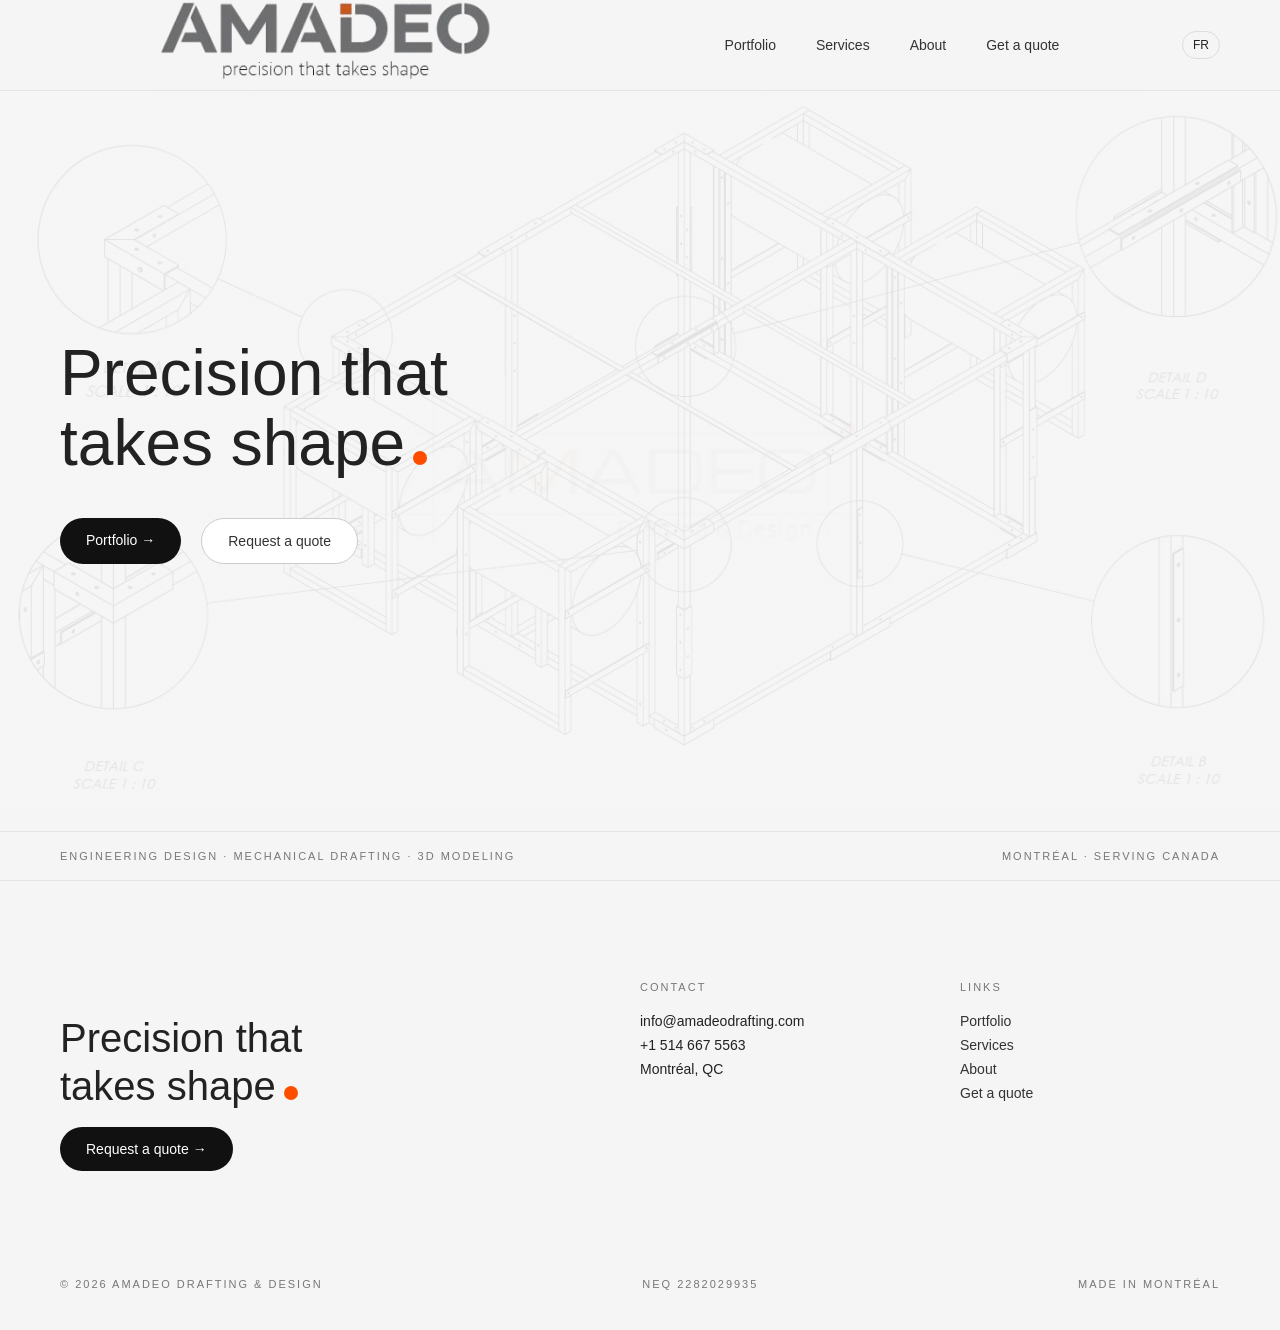
<file: index.html>
<!DOCTYPE html>
<html lang="en">

<head>

<meta charset="UTF-8">
<meta name="viewport" content="width=device-width, initial-scale=1.0">

<title>Amadeo Drafting & Design</title>

<link rel="stylesheet" href="style.css">

</head>

<body>

<!-- NAVBAR -->

<div id="navbar"></div>

<!-- HERO -->

<section class="hero">

<div class="hero-content">

<h1>
<span data-key="hero_line1">Precision that</span><br>
<span data-key="hero_line2">takes shape</span><span class="dot"></span>
</h1>

<div class="buttons">

<a href="portfolio.html" class="btn-dark" data-key="portfolio_btn">
Portfolio →
</a>

<a href="quote.html" class="btn-light" data-key="quote_btn">
Request a quote
</a>

</div>

</div>

</section>

<div id="footer"></div>

<script>

fetch("navbar.html")
.then(response => response.text())
.then(data => {

  document.getElementById("navbar").innerHTML = data;

  let lang = localStorage.getItem("lang") || "en";

  const translations = {
    en: {
      bottom_text_1: "ENGINEERING DESIGN · MECHANICAL DRAFTING · 3D MODELING",
      bottom_text_2: "MONTRÉAL · SERVING CANADA",
      footer_line1: "Precision that",
      footer_line2: "takes shape",
      footer_quote: "Request a quote →",
      contact: "CONTACT",
      links: "LINKS",
      made_in: "MADE IN MONTRÉAL",
      hero_line1: "Precision that",
      hero_line2: "takes shape",
      portfolio_btn: "Portfolio →",
      quote_btn: "Request a quote"
      
    },
    fr: {
      bottom_text_1: "CONCEPTION MÉCANIQUE · DESSIN TECHNIQUE · MODÉLISATION 3D",
      bottom_text_2: "MONTRÉAL · AU SERVICE DU CANADA",
      footer_line1: "La précision qui",
      footer_line2: "prend forme",
      footer_quote: "Demander un devis →",
      contact: "CONTACT",
      links: "LIENS",
      made_in: "FAIT À MONTRÉAL",
      hero_line1: "La précision qui",
      hero_line2: "prend forme",
      portfolio_btn: "Portfolio →",
      quote_btn: "Demander un devis"
    }
  };

  function applyLanguage(){
    document.querySelectorAll("[data-key]").forEach(el=>{
      const key = el.getAttribute("data-key");
      if(translations[lang][key]){
        el.innerText = translations[lang][key];
      }
    });
  }

  applyLanguage();

const btn = document.getElementById("lang-switch");

setTimeout(()=>{

  const btn = document.getElementById("lang-switch");

  if(btn){
    btn.innerText = lang === "en" ? "FR" : "EN";

    btn.onclick = function(){
      lang = lang === "en" ? "fr" : "en";
      localStorage.setItem("lang", lang);

      applyLanguage();

      // actualizar texto del botón
      btn.innerText = lang === "en" ? "FR" : "EN";
    };
  }

},100);  


  /* MENU HAMBURGUESA */
  const toggle = document.querySelector(".menu-toggle");
  const mobileMenu = document.getElementById("mobileMenu");

  let abierto = false;

  if(toggle && mobileMenu){
    toggle.addEventListener("click", function(){
      if(window.innerWidth <= 768){
        mobileMenu.style.display = abierto ? "none" : "flex";
        abierto = !abierto;
      }
    });
  }

  const links = document.querySelectorAll(".menu a");

  let current = window.location.pathname.split("/").pop();

  if(current === "" || current === "/"){
    current = "index.html";
  }

  links.forEach(link => {
    if(link.getAttribute("href") === current){
      link.classList.add("active");
    }
  });

});

fetch("footer.html")
.then(response => response.text())
.then(data => {
  document.getElementById("footer").innerHTML = data;

  // 🔥 aplicar idioma también al footer
  if(typeof applyLanguage === "function"){
    applyLanguage();
  }
});

</script>
  
</body>

</html>
</file>
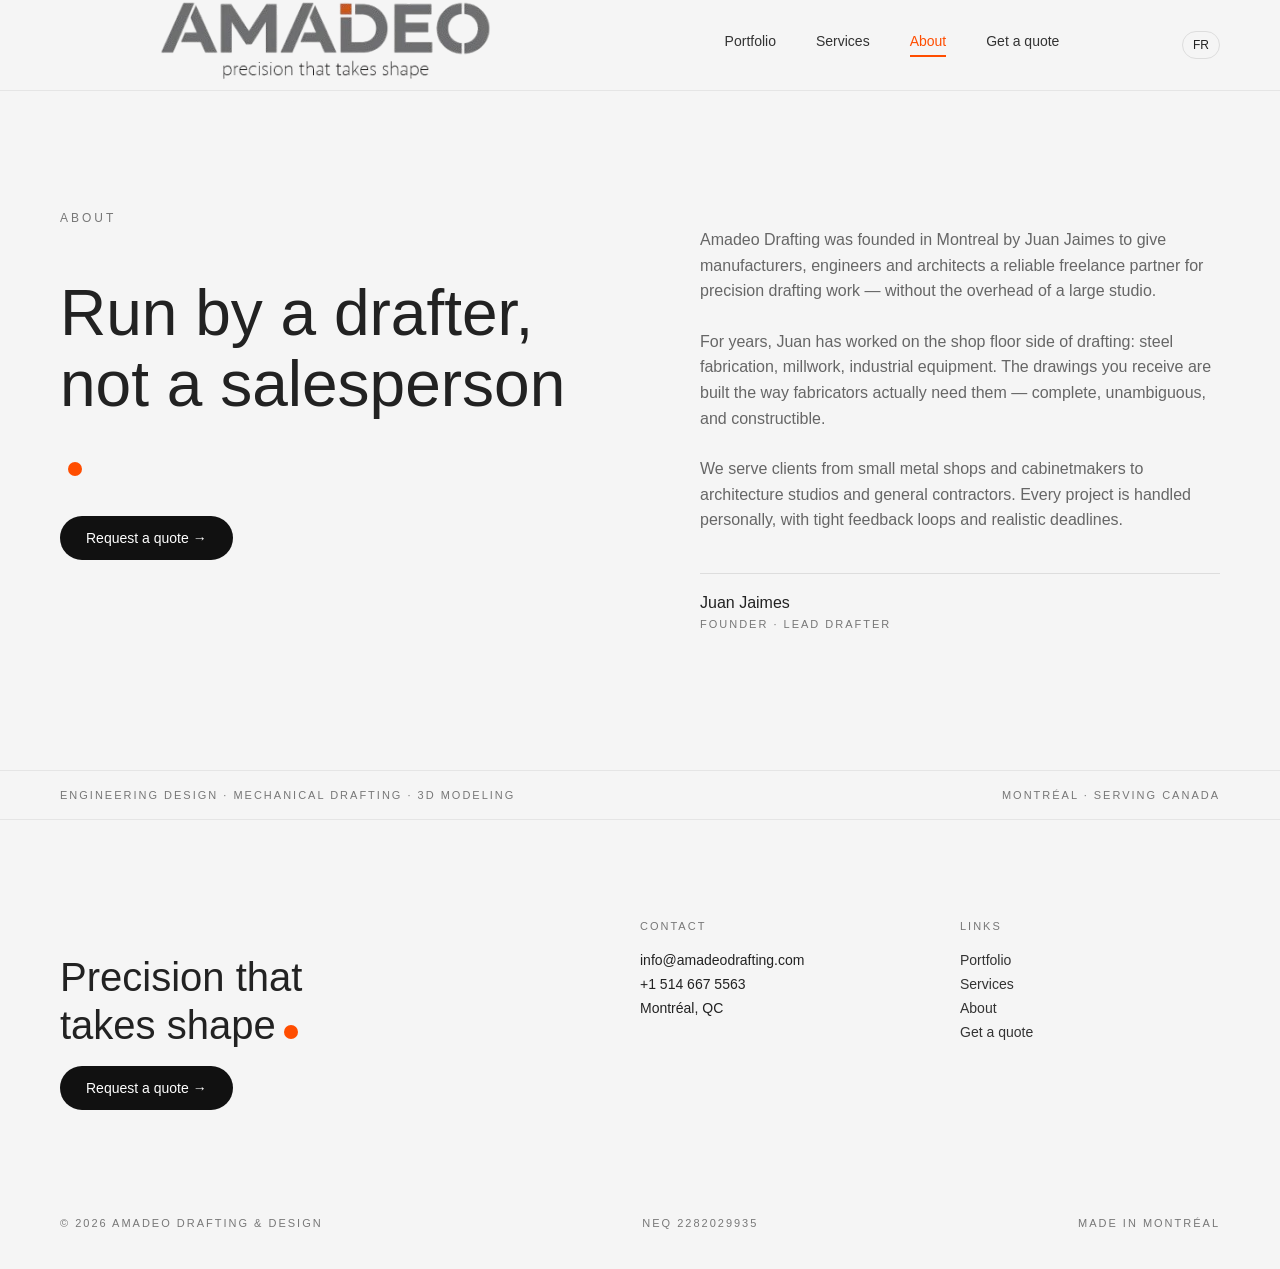
<file: about.html>
<!DOCTYPE html>
<html lang="en">

<head>

<meta charset="UTF-8">
<meta name="viewport" content="width=device-width, initial-scale=1.0">

<title>About | Amadeo Drafting & Design</title>

<link rel="stylesheet" href="style.css">

</head>

<body>

<!-- NAVBAR -->

<div id="navbar"></div>

<!-- ABOUT SECTION -->

<section class="about-section">

<div class="about-grid">

<div class="about-left">

<div class="small-title" data-key="about">
ABOUT
</div>

<h1>
<span data-key="about_title_1">Run by a drafter,</span><br>
<span data-key="about_title_2">not a salesperson</span><span class="dot"></span>
</h1>

<a href="quote.html" class="btn-dark" data-key="quote">
Request a quote →
</a>

</div>


<div class="about-right">

<p class="about-text" data-key="about_p1">
Amadeo Drafting was founded in Montreal by Juan Jaimes to give manufacturers, engineers and architects a reliable freelance partner for precision drafting work — without the overhead of a large studio.
</p>

<p class="about-text" data-key="about_p2">
For years, Juan has worked on the shop floor side of drafting: steel fabrication, millwork, industrial equipment. The drawings you receive are built the way fabricators actually need them — complete, unambiguous, and constructible.
</p>

<p class="about-text" data-key="about_p3">
We serve clients from small metal shops and cabinetmakers to architecture studios and general contractors. Every project is handled personally, with tight feedback loops and realistic deadlines.
</p>

<div class="about-signature">

<div class="about-name">
Juan Jaimes
</div>

<div class="about-role" data-key="founder">
FOUNDER · LEAD DRAFTER
</div>

</div>

</div>

</div>

</section>

<!-- FOOTER -->

<div id="footer"></div>

<script>

fetch("navbar.html")
.then(response => response.text())
.then(data => {

document.getElementById("navbar").innerHTML = data;

const links = document.querySelectorAll(".menu a");
let current = window.location.pathname.split("/").pop();

if(current === ""){
current = "index.html";
}

links.forEach(link=>{
if(link.getAttribute("href") === current){
link.classList.add("active");
}
});

/* ---------- TRADUCCIÓN ---------- */

let lang = localStorage.getItem("lang") || "en";

const translations = {

en:{
bottom_text_1: "ENGINEERING DESIGN · MECHANICAL DRAFTING · 3D MODELING",
bottom_text_2: "MONTRÉAL · SERVING CANADA",
footer_line1: "Precision that",
footer_line2: "takes shape",
footer_quote: "Request a quote →",
contact: "CONTACT",
links: "LINKS",
made_in: "MADE IN MONTRÉAL",
about:"ABOUT",
about_title_1:"Run by a drafter,",
about_title_2:"not a salesperson",

about_p1:"Amadeo Drafting was founded in Montreal by Juan Jaimes to give manufacturers, engineers and architects a reliable freelance partner for precision drafting work — without the overhead of a large studio.",

about_p2:"For years, Juan has worked on the shop floor side of drafting: steel fabrication, millwork, industrial equipment. The drawings you receive are built the way fabricators actually need them — complete, unambiguous, and constructible.",

about_p3:"We serve clients from small metal shops and cabinetmakers to architecture studios and general contractors. Every project is handled personally, with tight feedback loops and realistic deadlines.",

founder:"FOUNDER · LEAD DRAFTER",
quote:"Request a quote →"
},

fr:{
bottom_text_1: "CONCEPTION MÉCANIQUE · DESSIN TECHNIQUE · MODÉLISATION 3D",
bottom_text_2: "MONTRÉAL · AU SERVICE DU CANADA",
footer_line1: "La précision qui",
footer_line2: "prend forme",
footer_quote: "Demander un devis →",
contact: "CONTACT",
links: "LIENS",
made_in: "FAIT À MONTRÉAL",
about:"À PROPOS",

about_title_1:"Dirigé par un dessinateur,",
about_title_2:"pas par un vendeur",

about_p1:"Amadeo Drafting a été fondé à Montréal par Juan Jaimes pour offrir aux fabricants, ingénieurs et architectes un partenaire fiable en dessin technique — sans les coûts d'un grand studio.",

about_p2:"Depuis des années, Juan travaille du côté atelier du dessin technique : fabrication d'acier, menuiserie et équipements industriels. Les dessins livrés sont conçus exactement comme les fabricants en ont besoin.",

about_p3:"Nous servons des clients allant de petits ateliers métalliques et ébénistes à des bureaux d’architecture et entrepreneurs généraux.",

founder:"FONDATEUR · DESSINATEUR PRINCIPAL",
quote:"Demander un devis →"
}

};

function applyLanguage(){

document.querySelectorAll("[data-key]").forEach(el=>{

const key = el.getAttribute("data-key");

if(translations[lang][key]){
el.innerText = translations[lang][key];
}

});

const btn = document.getElementById("lang-switch");

if(btn){

btn.innerText = lang === "en" ? "FR" : "EN";

btn.onclick=function(){

lang = lang === "en" ? "fr" : "en";

localStorage.setItem("lang",lang);

applyLanguage();

};

}

}

applyLanguage();

});

fetch("footer.html")
.then(response => response.text())
.then(data => {
  document.getElementById("footer").innerHTML = data;

  // 🔥 traducir footer
  if(typeof applyLanguage === "function"){
    applyLanguage();
  }
});

</script>

<script>
document.addEventListener("click", function(e){

  const menu = document.querySelector(".mobile-menu");

  // abrir / cerrar menú
  if(e.target.closest(".menu-toggle")){
    if(menu){
      menu.style.display = (menu.style.display === "flex") ? "none" : "flex";
    }
  }

  // cerrar al hacer click en link
  if(e.target.closest(".mobile-menu a")){
    if(menu){
      menu.style.display = "none";
    }
  }

});
</script>
  
</body>
</html>
</file>
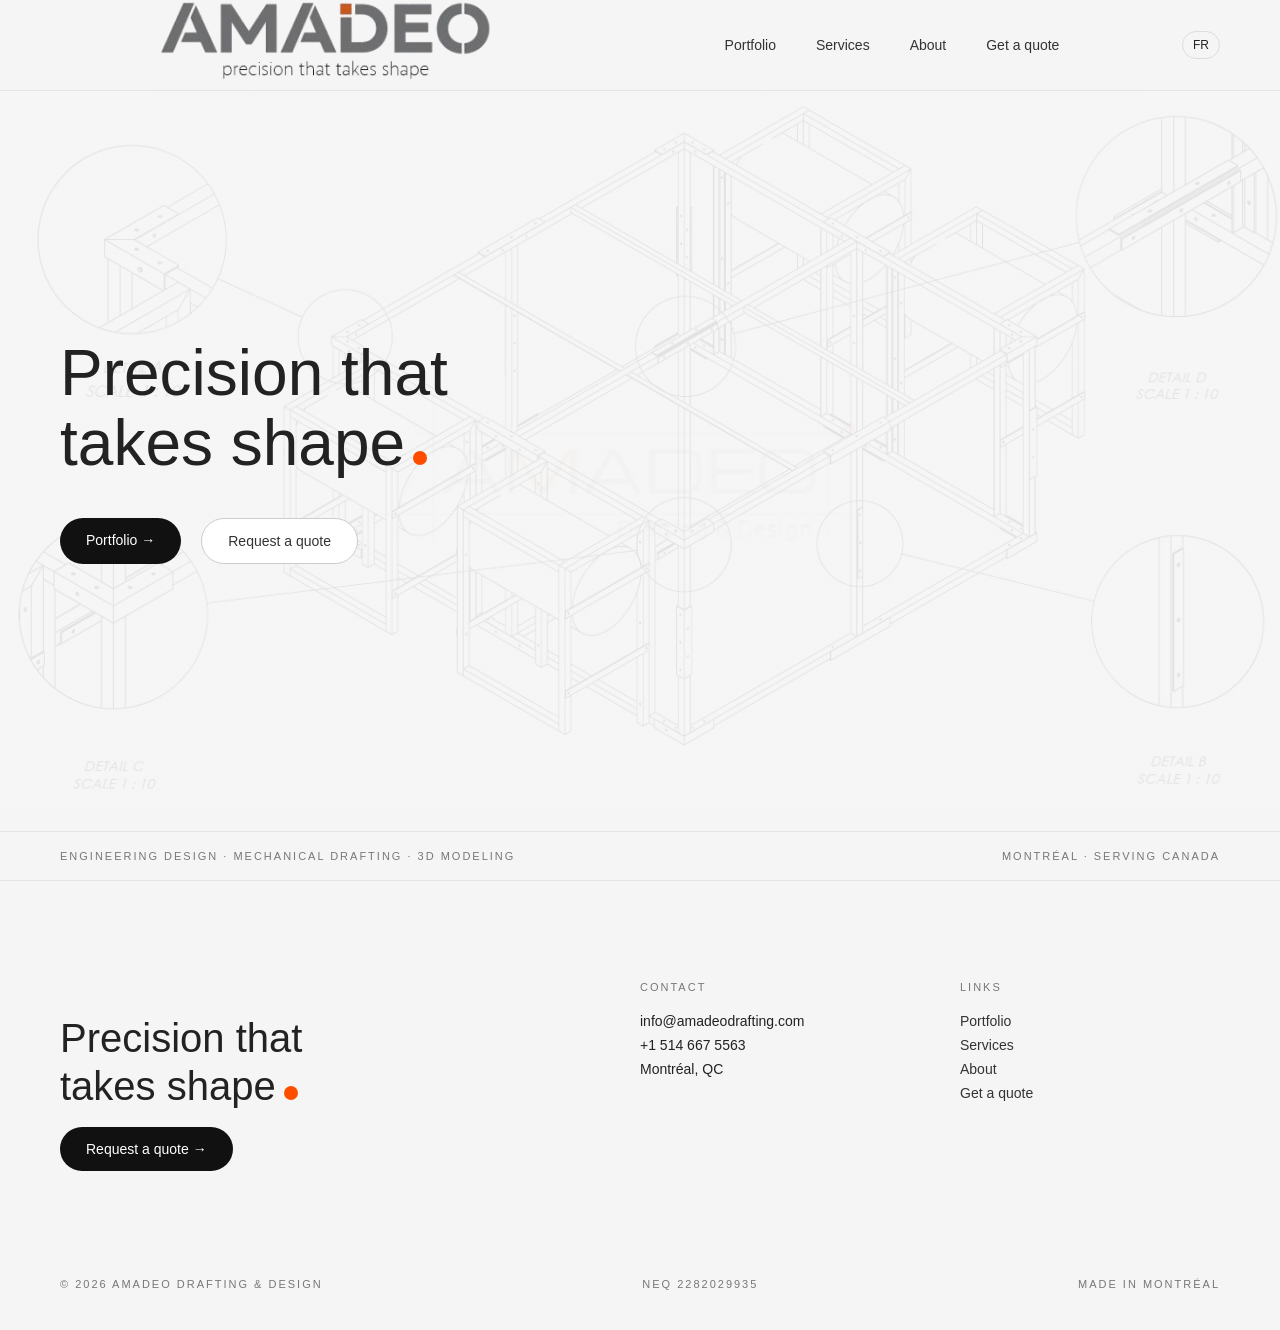
<file: index-v1.html>
<!DOCTYPE html>
<html lang="en">

<head>

<meta charset="UTF-8">
<meta name="viewport" content="width=device-width, initial-scale=1.0">

<title>Amadeo Drafting & Design</title>

<link rel="stylesheet" href="style.css">

</head>

<body>

<!-- NAVBAR -->

<div id="navbar"></div>

<!-- HERO -->

<section class="hero">

<div class="hero-content">

<h1>
Precision that<br>
takes shape<span class="dot"></span>
</h1>

<div class="buttons">

<a href="portfolio.html" class="btn-dark">
Portfolio →
</a>

<a href="#" class="btn-light">
Request a quote
</a>

</div>

</div>

</section>

<div id="footer"></div>

<script>

fetch("navbar.html")
.then(response => response.text())
.then(data => {

document.getElementById("navbar").innerHTML = data;

const links = document.querySelectorAll(".menu a");

let current = window.location.pathname.split("/").pop();

if(current === "" || current === "/"){
current = "index.html";
}

links.forEach(link => {

const href = link.getAttribute("href");

if(href === current){
link.classList.add("active");
}

});

});

fetch("footer.html")
.then(response => response.text())
.then(data => {
document.getElementById("footer").innerHTML = data;
});

</script>
  
</body>

</html>
</file>
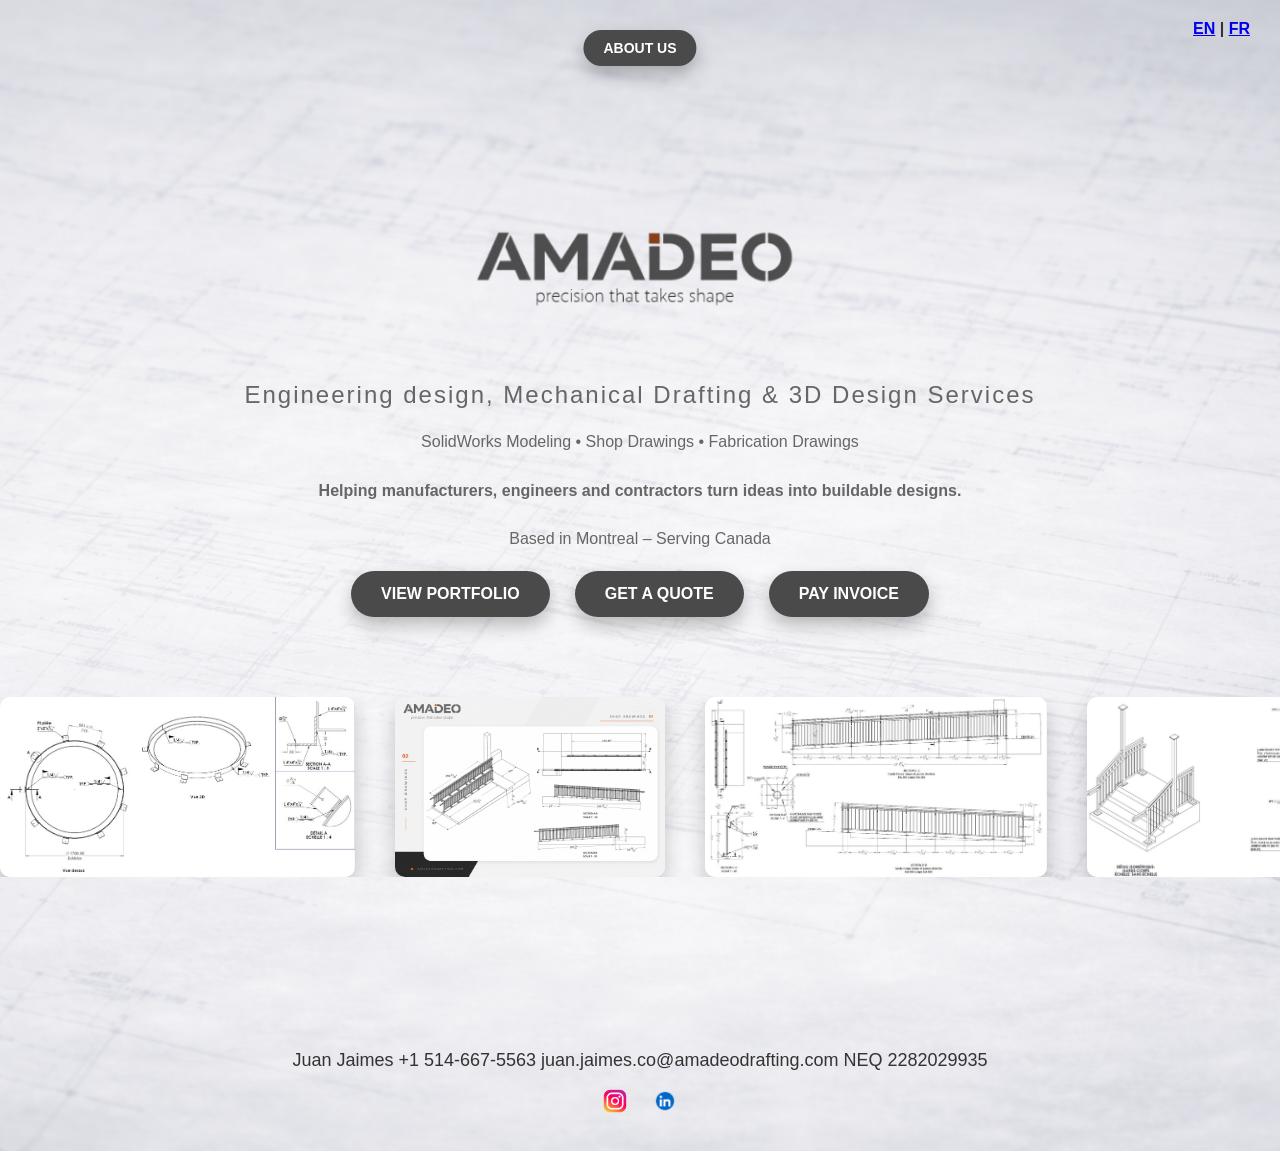
<file: index1.html>
<!DOCTYPE html>
<html lang="en">
<head>

<meta charset="UTF-8">
<meta name="viewport" content="width=device-width, initial-scale=1.0">

<!-- Google tag (gtag.js) -->
<script async src="https://www.googletagmanager.com/gtag/js?id=G-JS31NWX9C0"></script>
<script>
window.dataLayer = window.dataLayer || [];
function gtag(){dataLayer.push(arguments);}
gtag('js', new Date());
gtag('config', 'G-JS31NWX9C0');
</script>

<title>Amadeo Drafting & Design | Shop Drawings & 3D Modeling Montreal</title>

<meta name="description" content="Professional shop drawings, SolidWorks 3D modeling and mechanical drafting services in Montreal. Supporting engineers, manufacturers and construction companies across Canada.">
<meta name="keywords" content="Amadeo Drafting, Engineering Design, Shop Drawings, 3D Modeling, Structural Drafting, Fabrication Drawings">
<meta name="author" content="Juan Jaimes">
<meta property="og:title" content="Amadeo Drafting & Design">
<meta property="og:description" content="Shop Drawings, 3D Modeling and Engineering Support.">
<meta property="og:image" content="Logo.png">
<meta property="og:url" content="https://www.amadeodrafting.com"> 

<link rel="icon" type="image/png" sizes="32x32" href="favicon-32x32.png">

<style>

/* MOBILE */

@media (max-width:768px){

/* ABOUT BUTTON MOBILE */

.about-mobile{
position:absolute;
top:40px;
left:50%;
transform:translateX(-50%);
background:#4a4a4a;
color:white;
padding:8px 16px;
border-radius:25px;
font-size:13px;
text-decoration:none;
font-weight:bold;
z-index:10;
box-shadow:0 8px 18px rgba(0,0,0,0.25);
}

.about-mobile:hover{
background:#f39c12;
}

/* PREVENT HORIZONTAL SCROLL */

html, body{
overflow-x:hidden;
width:100%;
}

/* BODY SPACING */

body{
padding:0;
}

/* HERO SECTION */
 
.hero{
height:auto !important;
min-height:auto !important;
margin-top:-50px;
padding-top:10px;
overflow:hidden;
padding-left:20px;
padding-right:20px;
}

.logo{
width:170px;
margin-top:-60px;
}

.hero h1{
font-size:20px;
letter-spacing:1px;
margin:0 0 10px 0;
line-height:1.4;
transform:translateY(-40px);
}

.hero p{
font-size:13px;
transform:translateY(-40px);
}

.hero p:first-of-type{
white-space:nowrap;
}

.hero p:first-of-type{
font-size:13px;
white-space:nowrap;
}

/* BUTTONS */

.buttons{
display:flex;
flex-direction:column;
gap:6px;
margin-top:20px;
transform:translateY(-40px);
}

.btn{
width:auto;
margin:0;
padding:6px 30px;
}

/* PROJECT CAROUSEL */

.projects-carousel{
margin-top:60px;
}

.carousel-track{
gap:20px;
}

.carousel-track img{
height:120px;
object-fit:cover;
}

/* PORTFOLIO MODAL */

.portfolio-modal{
display:flex;
justify-content:center;
align-items:center;
padding:20px 0 !important;
overflow-y:auto;
height:100vh;
}

/* PORTFOLIO BOX MOBILE FIX */

.portfolio-box{
width:94%;
max-width:94%;
margin:0 auto;
padding:10px;
box-sizing:border-box;
}

/* PORTFOLIO GRID */

.portfolio-grid{
display:grid;
grid-template-columns:1fr;
gap:20px;
width:100%;
margin-left:-10px;
}

/* PORTFOLIO CARD */

.portfolio-card{
display:flex;
flex-direction:column;
align-items:center;
text-align:center;
width:100%;
margin:0 auto;
padding:15px;
}
  
/* CHAT POSITION */

iframe[title="chat widget"]{
position:fixed !important;
top:100px !important;
right:20px !important;
bottom:auto !important;
}

div[id^="tawk"]{
top:100px !important;
right:20px !important;
bottom:auto !important;
}

.projects-carousel{
width:100%;
overflow:hidden;
margin-top:80px;
}

.carousel-track{
display:flex;
gap:20px;
width:max-content;
animation:scroll 20s linear infinite;
will-change:transform;
transform:translateZ(0);
}  

.portfolio-card img{
display:block;
margin:0 auto;
width:100%;
height:auto;
}
  
/* FIX POPUP CENTER MOBILE */

.form-popup{
margin:-20px auto;
padding:10px 12px 20px 12px;
max-width:260px;
width:85%;
}

.project-form input,
.project-form textarea,
.project-form select{
padding:8px;
font-size:13px;
}

.project-form textarea{
min-height:70px;
} 
 
.popup{
align-items:flex-start;
overflow-y:auto;
padding-top:10px;
}

#aboutPopup{
padding-top:70px;
}
 
.portfolio-card{
width:calc(100% - 40px);
margin:0 auto;
} 

.portfolio-modal .about-mobile{
display:none;
}

.about-mobile{
z-index:1;
}
  
}





  
/* GENERAL */

/* ABOUT BUTTON DESKTOP */

.about-mobile{
position:absolute;
top:30px;
left:50%;
transform:translateX(-50%);
background:#4a4a4a;
color:white;
padding:10px 20px;
border-radius:25px;
font-size:14px;
text-decoration:none;
font-weight:bold;
z-index:10;
box-shadow:0 8px 18px rgba(0,0,0,0.25);
}

.about-mobile:hover{
background:#f39c12;
}

body{
margin:0;
font-family:Arial, sans-serif;
text-align:center;
color:#333;

background:
linear-gradient(rgba(255,255,255,0.45), rgba(255,255,255,0.45)),
url("Fondo.png");

background-size:cover;
background-position:center;
background-attachment:scroll;
}

/* HERO */

.hero{
height:100vh;
display:flex;
flex-direction:column;
align-items:center;
padding-top:60px;
}

/* LOGO */

.logo{
width:520px;
margin-bottom:-20px;
filter:brightness(0.7);
}

/* TITLE */

.hero h1{
font-size:24px;
letter-spacing:2px;
margin:-100px 0 6px 0;
font-weight:500;
color:#666;
}

/* SUBTITLE */

.hero p{
font-size:16px;
color:#666;
margin-bottom:10px;
line-height:1.4;
}

/* BUTTONS */

.buttons{
display:flex;
gap:25px;
margin-top:10px;
}

.btn{
background:#4a4a4a;
color:white;
padding:14px 30px;
border-radius:30px;
text-decoration:none;
font-weight:bold;
transition:all 0.3s ease;
box-shadow:0 8px 18px rgba(0,0,0,0.25);
border:none;
cursor:pointer;
}

.btn:hover{
background:#f39c12;
transform:translateY(-4px);
}

/* IMAGE BAND */

.projects-carousel{
width:100%;
overflow:hidden;
margin-top:80px;
}

.carousel-track{
display:flex;
gap:40px;
width:max-content;
animation:scroll 60s linear infinite;
}

.carousel-track img{
height:180px;
border-radius:10px;
box-shadow:0 10px 20px rgba(0,0,0,0.2);
}

@keyframes scroll{
from{transform:translateX(0);}
to{transform:translateX(-50%);}
}

/* CONTACT */

.contact{
background:transparent;
color:#333;
padding:30px;
font-size:18px;
margin-top:60px;
}

.social{
margin-top:15px;
display:flex;
justify-content:center;
align-items:center;
gap:20px;
}

.social img{
width:30px;
height:30px;
transition:0.3s;
}

.social img:hover{
transform:scale(1.2);
filter:sepia(1) saturate(5) hue-rotate(350deg);
}
  
/* POPUPS */

.popup{
display:none;
position:fixed;
top:0;
left:0;
width:100%;
height:100%;
background:rgba(0,0,0,0.7);
justify-content:center;
align-items:center;
z-index:5000;
animation:fadeIn 0.4s;
}


.popup-image{
max-width:75vw;
max-height:85vh;
border-radius:20px;
box-shadow:0 20px 50px rgba(0,0,0,0.5);
display:block;
}

.image-container{
position:relative;
display:inline-block;
}

.image-container .close{
position:absolute;
top:10px;
right:10px;
color:white;
font-size:30px;
}

.close{
position:absolute;
top:22px;
right:22px;
font-size:34px;
color:#555;
cursor:pointer;
z-index:5000;
font-weight:bold;
}

.close:hover{
color:#f39c12;
transform:scale(1.2);
transition:0.2s;
}  

/* FORM POPUP */

.form-popup{
background:white;
backdrop-filter:blur(8px);
padding:70px 40px 40px 40px;
border-radius:20px;
max-width:500px;
width:85%;
margin:40px auto;
box-shadow:0 30px 60px rgba(0,0,0,0.4);
position:relative;
}

 .form-popup h2{
margin-top:10px;
margin-bottom:25px;
}
  
.form-popup{
animation:fadeIn 0.4s;
}
  
.project-form{
display:flex;
flex-direction:column;
gap:10px;
margin-top:10px;
}

.project-form input,
.project-form textarea,
.project-form select{
padding:14px;
border-radius:10px;
border:1px solid #ccc;
font-size:14px;
font-family:Arial, sans-serif;
}

.project-form textarea{
min-height:130px;
resize:vertical;
}

.close{
top:12px;
right:12px;
}

  /* FORM POPUP */

.portfolio-box{
background:white;
padding:40px;
border-radius:20px;
max-width:1100px;
margin:auto;
position:relative;
box-shadow:0 30px 60px rgba(0,0,0,0.4);
}

.portfolio-box h2{
color:#333;
margin-bottom:30px;
}
  
.portfolio-modal{
display:none;
position:fixed;
top:0;
left:0;
width:100%;
height:100%;
background:rgba(0,0,0,0.8);
z-index:3000;
overflow:auto;
padding:80px 20px;
flex-direction:column;
align-items:center;
}

.portfolio-grid{
display:grid;
grid-template-columns:repeat(auto-fit,minmax(250px,1fr));
gap:30px;
max-width:1100px;
margin:auto;
}

.portfolio-card{
background:white;
border-radius:15px;
padding:20px;
text-align:center;
}

.portfolio-card:hover{
transform:translateY(-8px);
box-shadow:0 20px 40px rgba(0,0,0,0.3);
transition:0.3s;
}
  
.portfolio-card img{
width:100%;
border-radius:10px;
cursor:pointer;
}

.portfolio-modal h2{
color:white;
text-align:center;
margin-bottom:40px;
font-size:32px;
}

.portfolio-modal{
animation:fadeIn 0.4s;
}

@keyframes fadeIn{
from{opacity:0;}
to{opacity:1;}
}
  
</style>

</head>

<body>

<div style="position:absolute; top:20px; right:30px; font-weight:bold;">
<a href="index.html">EN</a> | <a href="index-fr.html">FR</a>
</div>
 
<a href="javascript:void(0)" class="about-mobile" onclick="openAbout()">ABOUT US</a>

<section class="hero">
<img src="Logo.png" class="logo">

<h1>Engineering design, Mechanical Drafting & 3D Design Services</h1>

<p>SolidWorks Modeling • Shop Drawings • Fabrication Drawings</p>
<p><b>Helping manufacturers, engineers and contractors turn ideas into buildable designs.</b></p>
<p>Based in Montreal – Serving Canada</p>

<div class="buttons">

<a href="javascript:void(0)" class="btn" onclick="openPortfolio()">VIEW PORTFOLIO</a>
  
<a href="javascript:void(0)" class="btn" onclick="openProject()">GET A QUOTE</a>

<a href="https://buy.stripe.com/dRm4gz8rTb2213o6Yk04804" class="btn">
PAY INVOICE
</a>

</div>

<!-- MOVING IMAGE BAND -->

<div class="projects-carousel">

<div class="carousel-track">

<img src="project1.jpg">
<img src="project2.jpg">
<img src="project3.jpg">
<img src="project4.jpg">
<img src="project5.jpg">
<img src="project6.jpg">
<img src="project7.jpg">
<img src="project8.jpg">
<img src="project9.jpg">
<img src="project10.jpg">
<img src="project11.jpg">
<img src="project12.jpg">
<img src="project13.jpg">
<img src="project14.jpg">

<img src="project1.jpg">
<img src="project2.jpg">
<img src="project3.jpg">
<img src="project4.jpg">
<img src="project5.jpg">
<img src="project6.jpg">
<img src="project7.jpg">
<img src="project8.jpg">
<img src="project9.jpg">
<img src="project10.jpg">
<img src="project11.jpg">
<img src="project12.jpg">
<img src="project13.jpg">
<img src="project14.jpg">

</div>

</div>

</section>


<!-- ABOUT POPUP -->

<div id="aboutPopup" class="popup">

<div class="form-popup">

<span class="close" onclick="closeAbout()">×</span>

<h2>Amadeo Drafting & Design</h2>

<p style="line-height:1.6; text-align:justify; max-width:500px; margin:auto;">

Amadeo Drafting & Design provides professional <b>2D drafting, 3D modeling and rendering services</b> for engineers, architects, manufacturers and construction companies.

<br><br>

The company is led by <b>Juan Camilo Jaimes</b>, a Mechanical Engineering Technician based in Canada, with over <b>10 years of experience in structural steel design and product development</b>.

<br><br>

Juan specializes in <b>3D modeling, technical drafting and fabrication drawings</b>, including civil and architectural plans, structural steel detailing and product design. He also produces <b>high-quality 3D renderings</b> to help visualize projects before fabrication or construction.

<br><br>

Amadeo Drafting & Design helps transform ideas into <b>clear, precise and fabrication-ready drawings</b>, supporting engineers, fabricators and businesses throughout the design process.

</p>
</div>

</div>

<!-- PROJECT FORM -->

<div id="projectPopup" class="popup">

<div class="form-popup">

<span class="close" onclick="closeProject()">×</span>

<h2>Get a quote</h2>

<form action="https://formspree.io/f/mwvwngdo" method="POST" class="project-form">

<input type="text" name="name" placeholder="Your Name" required>

<input type="email" name="email" placeholder="Your Email" required>

<input type="text" name="company" placeholder="Company">

<select name="service" required>
<option value="">Type of Service</option>
<option>3D Modeling</option>
<option>Shop Drawings</option>
<option>Structural Drafting</option>
<option>Furniture & Millwork</option>
</select>

<textarea name="project" placeholder="Tell me about your project..." required></textarea>

<input type="text" name="files" placeholder="Paste your Google Drive / WeTransfer link here">

<button type="submit" class="btn">REQUEST</button>

</form>

</div>

</div>

</div>

<div class="contact">

Juan Jaimes  
+1 514-667-5563  
juan.jaimes.co@amadeodrafting.com
NEQ 2282029935

<div class="social">

<a href="https://www.instagram.com/amadeo_drafting_and_design?igsh=Mmc5OWphNHIyZTFq" target="_blank">
<img src="Instagram.png">
</a>

<a href="https://www.linkedin.com/in/amadeo-drafting-and-design/" target="_blank">
<img src="Linkedin.png">
</a>

</div>

</div>

<script>

function openPortfolio(){
document.getElementById("portfolioModal").style.display="flex";
}

function closePortfolio(){
document.getElementById("portfolioModal").style.display="none";
}

function openProject(){
document.getElementById("projectPopup").style.display="flex";
}

function closeProject(){
document.getElementById("projectPopup").style.display="none";
}

function openAbout(){
document.getElementById("aboutPopup").style.display="flex";
}

function closeAbout(){
document.getElementById("aboutPopup").style.display="none";
}
  
/* NUEVO CODIGO PARA AGRANDAR IMAGEN */

function openImage(src){

if(window.innerWidth <= 768){
return;
}

document.getElementById("imagePopup").style.display="flex";
document.getElementById("popupImg").src=src;

}

function closeImage(){
document.getElementById("imagePopup").style.display="none";
}
  
window.onclick=function(event){

let portfolio=document.getElementById("portfolioModal");
let project=document.getElementById("projectPopup");
let about=document.getElementById("aboutPopup");
let image=document.getElementById("imagePopup");

if(event.target==portfolio){portfolio.style.display="none";}
if(event.target==project){project.style.display="none";}
if(event.target==about){about.style.display="none";}
if(event.target==image){image.style.display="none";}

}

</script>

<!-- TAWK CHAT -->

<script type="text/javascript">
var Tawk_API=Tawk_API||{}, Tawk_LoadStart=new Date();
(function(){
var s1=document.createElement("script"),
s0=document.getElementsByTagName("script")[0];
s1.async=true;
s1.src='https://embed.tawk.to/69cf61f4c710b01c3973db07/1jl91d8r9';
s1.charset='UTF-8';
s1.setAttribute('crossorigin','*');
s0.parentNode.insertBefore(s1,s0);
})();
</script>

<div id="portfolioModal" class="portfolio-modal">

<div class="portfolio-box">

<span class="close" onclick="closePortfolio()">×</span>

<h2>Selected Work & Services</h2>

<div class="portfolio-grid">

<div class="portfolio-card">
<img src="solidworks-3d-modeling-metal-structure-design.png" onclick="openImage(this.src)">
<h3>3D Modeling</h3>
<p>SolidWorks modeling for products, structures and fabrication planning.</p>
</div>

<div class="portfolio-card">
<img src="shop-drawings-fabrication-plans.png" onclick="openImage(this.src)">
<h3>Shop Drawings</h3>
<p>Fabrication-ready technical drawings with dimensions and assembly details.</p>
</div>

<div class="portfolio-card">
<img src="structural-steel-drafting.png" onclick="openImage(this.src)">
<h3>Structural Drafting</h3>
<p>Drafting for platforms, stairs and industrial metal structures.</p>
</div>
  
<div class="portfolio-card">
<img src="furniture-millwork-shop-drawings.png" onclick="openImage(this.src)">
<h3>Furniture & Millwork</h3>
<p>Custom furniture and millwork drawings for manufacturing.</p>
</div>  
  
  
</div> <!-- portfolio-grid -->

</div> <!-- portfolio-box -->

</div> <!-- portfolioModal -->

<div id="imagePopup" class="popup">

<div class="image-container">

<span class="close" onclick="closeImage()">×</span>

<img id="popupImg" class="popup-image">

</div>

</div>
  
</body>
</html>
</file>
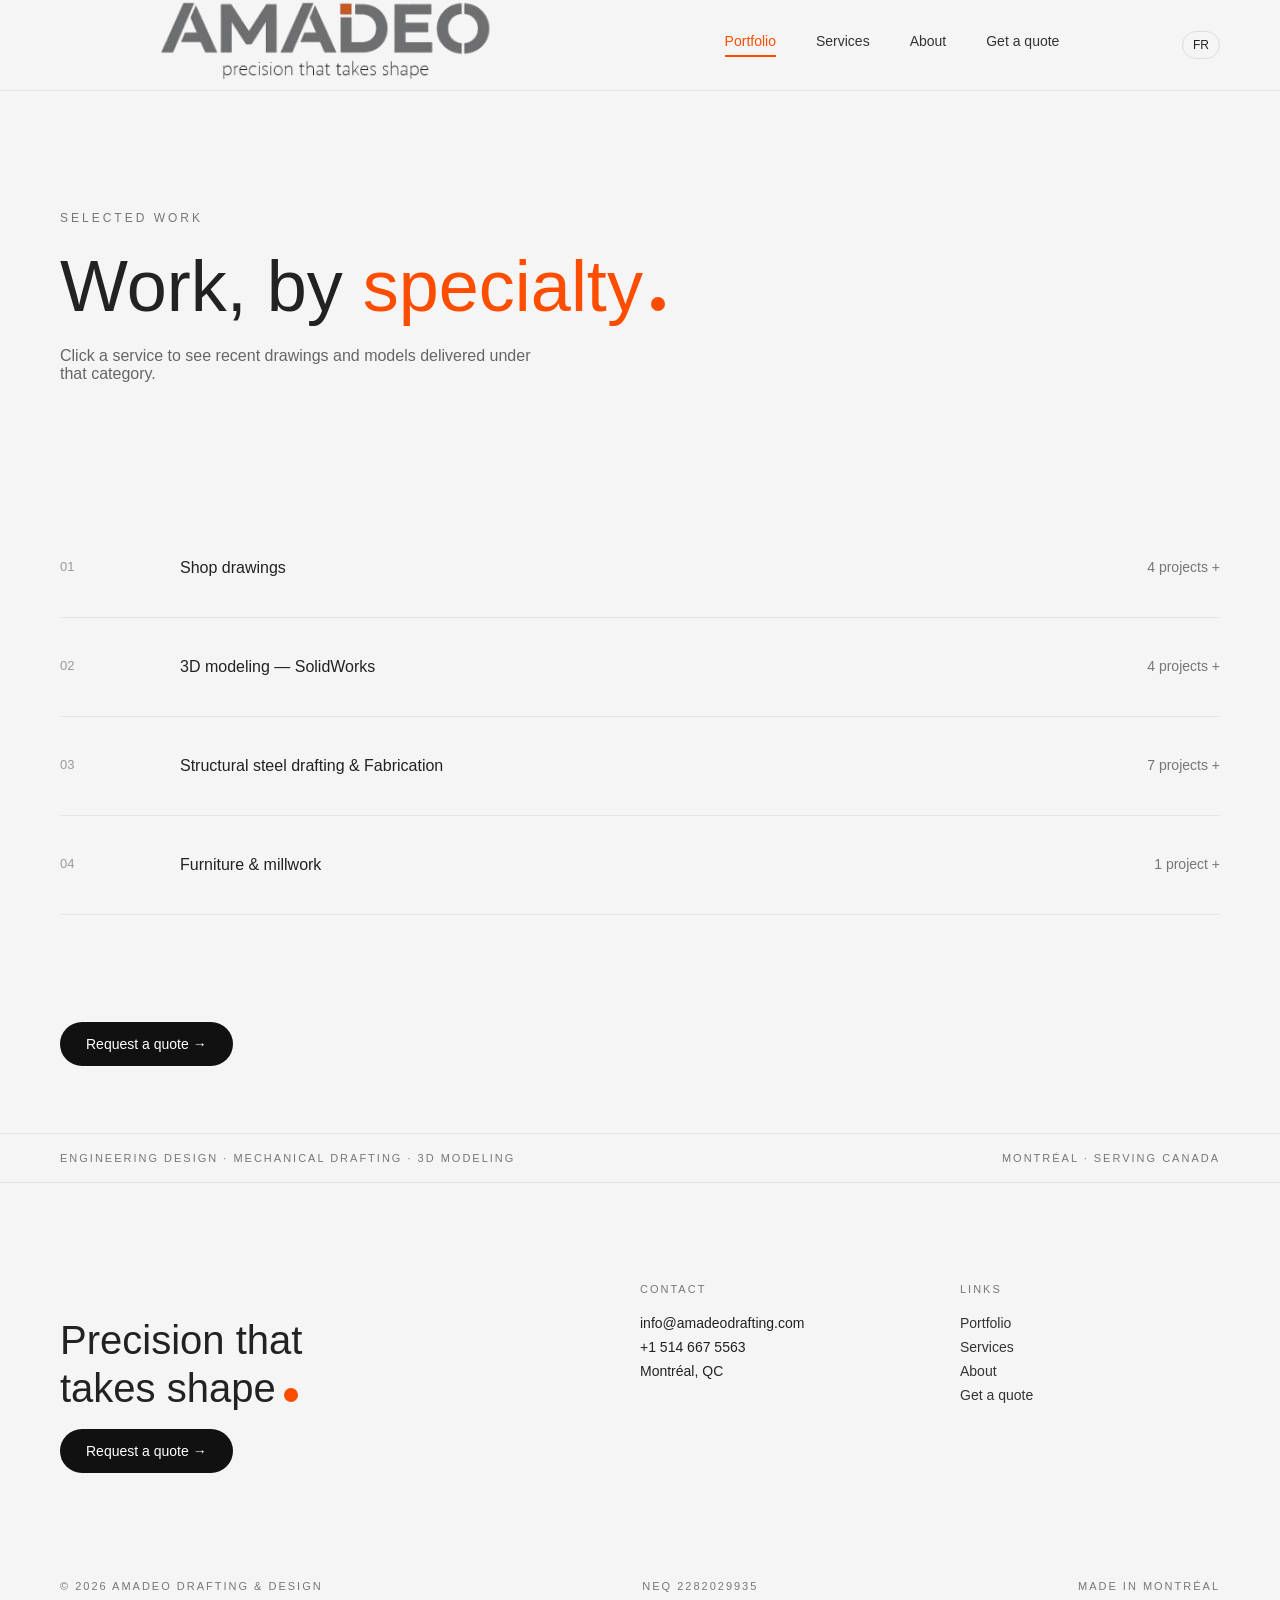
<file: portfolio.html>
<!DOCTYPE html>

<html lang="en">

<head>

<meta charset="UTF-8">
<meta name="viewport" content="width=device-width, initial-scale=1.0">

<title>Portfolio | Amadeo Drafting & Design</title>

<link rel="stylesheet" href="style.css">

</head>

<body>

<!-- NAVBAR -->

<div id="navbar"></div>

<!-- HEADER -->

<section class="portfolio-header">

<div class="small-title" data-key="selected_work">SELECTED WORK</div>

<h1>
<span data-key="portfolio_title">Work, by</span>
<span class="orange" data-key="specialty">specialty</span><span class="dot"></span>
</h1>

<p class="subtitle" data-key="portfolio_subtitle">
Click a service to see recent drawings and models delivered under that category.
</p>

</section>

<!-- SERVICES -->

<section class="services-list">

<div class="service" onclick="toggleService('shop')">
<div class="service-number">01</div>
<div class="service-title" data-key="shop_drawings">Shop drawings</div>
<div class="service-projects" id="count-shop">00 projects +</div>
</div>

<div id="shop" class="service-content">
  <div class="gallery">
    <img src="project3.jpg">
    <img src="project8.jpg">
    <img src="project9.jpg">
    <img src="project10.jpg">
  </div>
</div>

<div class="service" onclick="toggleService('modeling')">
<div class="service-number">02</div>
<div class="service-title" data-key="solidworks_modeling">3D modeling — SolidWorks</div>
<div class="service-projects" id="count-modeling">00 projects +</div>
</div>

<div id="modeling" class="service-content">
  <div class="gallery">
    <img src="project1.jpg">
    <img src="project4.jpg">
    <img src="project7.jpg">
    <img src="project18.png">
  </div>
</div>
  
<div class="service" onclick="toggleService('steel')">
<div class="service-number">03</div>
<div class="service-title" data-key="steel_drafting">Structural steel drafting & Fabrication</div>
<div class="service-projects" id="count-steel">00 projects +</div>
</div>

<div id="steel" class="service-content">
  <div class="gallery">
    <img src="project16.png">
    <img src="project2.jpg">
    <img src="project17.png">
    <img src="project5.jpg">
    <img src="project6.jpg">
    <img src="project11.jpg">
    <img src="project12.jpg">
  </div>
</div>

<div class="service" onclick="toggleService('millwork')">
<div class="service-number">04</div>
<div class="service-title" data-key="millwork">Furniture & millwork</div>
<div class="service-projects" id="count-millwork">00 projects +</div>
</div>

<div id="millwork" class="service-content">
  <div class="gallery">
    <img src="project15.png">
  </div>
</div>
  
</section>

<!-- CTA -->

<div class="quote-btn">
<a href="quote.html" class="btn-dark">Request a quote →</a>
</div>

<div id="footer"></div>

<script>
fetch("footer.html")
.then(response => response.text())
.then(data => {
  document.getElementById("footer").innerHTML = data;

  if(typeof applyLanguage === "function"){
    applyLanguage();
  }
});
</script>

<script>

fetch("navbar.html")
.then(response => response.text())
.then(data => {

document.getElementById("navbar").innerHTML = data;

/* activar menu actual */

const links = document.querySelectorAll(".menu a");
let current = window.location.pathname.split("/").pop();

if(current === ""){
current = "index.html";
}

links.forEach(link=>{
if(link.getAttribute("href") === current){
link.classList.add("active");
}
});

/* esperar a que el navbar cargue */

setTimeout(()=>{

let lang = localStorage.getItem("lang") || "en";

/* traducciones */

const translations = {

en:{
bottom_text_1: "ENGINEERING DESIGN · MECHANICAL DRAFTING · 3D MODELING",
bottom_text_2: "MONTRÉAL · SERVING CANADA",
footer_line1: "Precision that",
footer_line2: "takes shape",
footer_quote: "Request a quote →",
contact: "CONTACT",
links: "LINKS",
made_in: "MADE IN MONTRÉAL",
shop_drawings:"Shop drawings",
solidworks_modeling:"3D modeling — SolidWorks",
steel_drafting:"Structural steel drafting & Fabrication",
millwork:"Furniture & millwork",
portfolio:"Portfolio",
services:"Services",
about:"About",
quote:"Get a quote",
selected_work:"SELECTED WORK",
portfolio_title:"Work, by",
portfolio_subtitle:"Click a service to see recent drawings and models delivered under that category.",
specialty:"specialty"
},

fr:{
bottom_text_1: "CONCEPTION MÉCANIQUE · DESSIN TECHNIQUE · MODÉLISATION 3D",
bottom_text_2: "MONTRÉAL · AU SERVICE DU CANADA",
footer_line1: "La précision qui",
footer_line2: "prend forme",
footer_quote: "Demander un devis →",
contact: "CONTACT",
links: "LIENS",
made_in: "FAIT À MONTRÉAL",
shop_drawings:"Dessins d’atelier",
solidworks_modeling:"Modélisation 3D — SolidWorks",
steel_drafting:"Dessin & fabrication de structures métalliques",
millwork:"Mobilier et menuiserie",
portfolio:"Portfolio",
services:"Services",
about:"À propos",
quote:"Demander un devis",
selected_work:"TRAVAUX SÉLECTIONNÉS",
portfolio_title:"Travail par",
portfolio_subtitle:"Cliquez sur un service pour voir les dessins et modèles récents livrés dans cette catégorie.",
specialty:"spécialité"
}

};

/* aplicar idioma */

function applyLanguage(){

document.querySelectorAll("[data-key]").forEach(el=>{

const key = el.getAttribute("data-key");

if(translations[lang][key]){
el.innerText = translations[lang][key];
}

});

/* cambiar texto botón */

const btn = document.getElementById("lang-switch");

if(btn){
btn.innerText = lang === "en" ? "FR" : "EN";
}

/* botón cambiar idioma */

btn.onclick = function(){

lang = lang === "en" ? "fr" : "en";

localStorage.setItem("lang", lang);

applyLanguage();

};

}

applyLanguage();

},50);

});
</script>
<script>
function toggleService(id) {

  const allContents = document.querySelectorAll('.service-content');

  allContents.forEach(el => {
    if (el.id !== id) {
      el.classList.remove('active');
    }
  });

  const current = document.getElementById(id);

  current.classList.toggle('active');
}
</script>

<script>
function updateAllCounts() {

const services = [
  { id: "shop", label: "count-shop" },
  { id: "modeling", label: "count-modeling" },
  { id: "steel", label: "count-steel" },
  { id: "millwork", label: "count-millwork" }
];

  services.forEach(service => {
    const gallery = document.querySelector(`#${service.id} .gallery`);
    const label = document.getElementById(service.label);

    if (gallery && label) {
      const count = gallery.querySelectorAll("img").length;
      label.innerText = count + (count === 1 ? " project +" : " projects +");
    }
  });

}

updateAllCounts();
</script>

<script>
document.addEventListener("click", function(e){

  if(e.target.classList.contains("menu-toggle")){
    const menu = document.querySelector(".mobile-menu");
    menu.style.display = menu.style.display === "flex" ? "none" : "flex";
  }

  if(e.target.closest(".mobile-menu a")){
    document.querySelector(".mobile-menu").style.display = "none";
  }

});
</script>

<!-- IMAGE MODAL -->

<div id="imageModal" class="image-modal">

  <span class="close-modal">&times;</span>

  <img class="modal-content" id="modalImg">

</div>

<script>

const modal = document.getElementById("imageModal");
const modalImg = document.getElementById("modalImg");
const images = document.querySelectorAll(".gallery img");
const closeBtn = document.querySelector(".close-modal");

images.forEach(img => {

  img.addEventListener("click", function(){

    modal.style.display = "block";
    modalImg.src = this.src;

  });

});

closeBtn.onclick = function(){
  modal.style.display = "none";
}

modal.onclick = function(e){

  if(e.target === modal){
    modal.style.display = "none";
  }

}

</script>
  
</body>
</html>
</file>
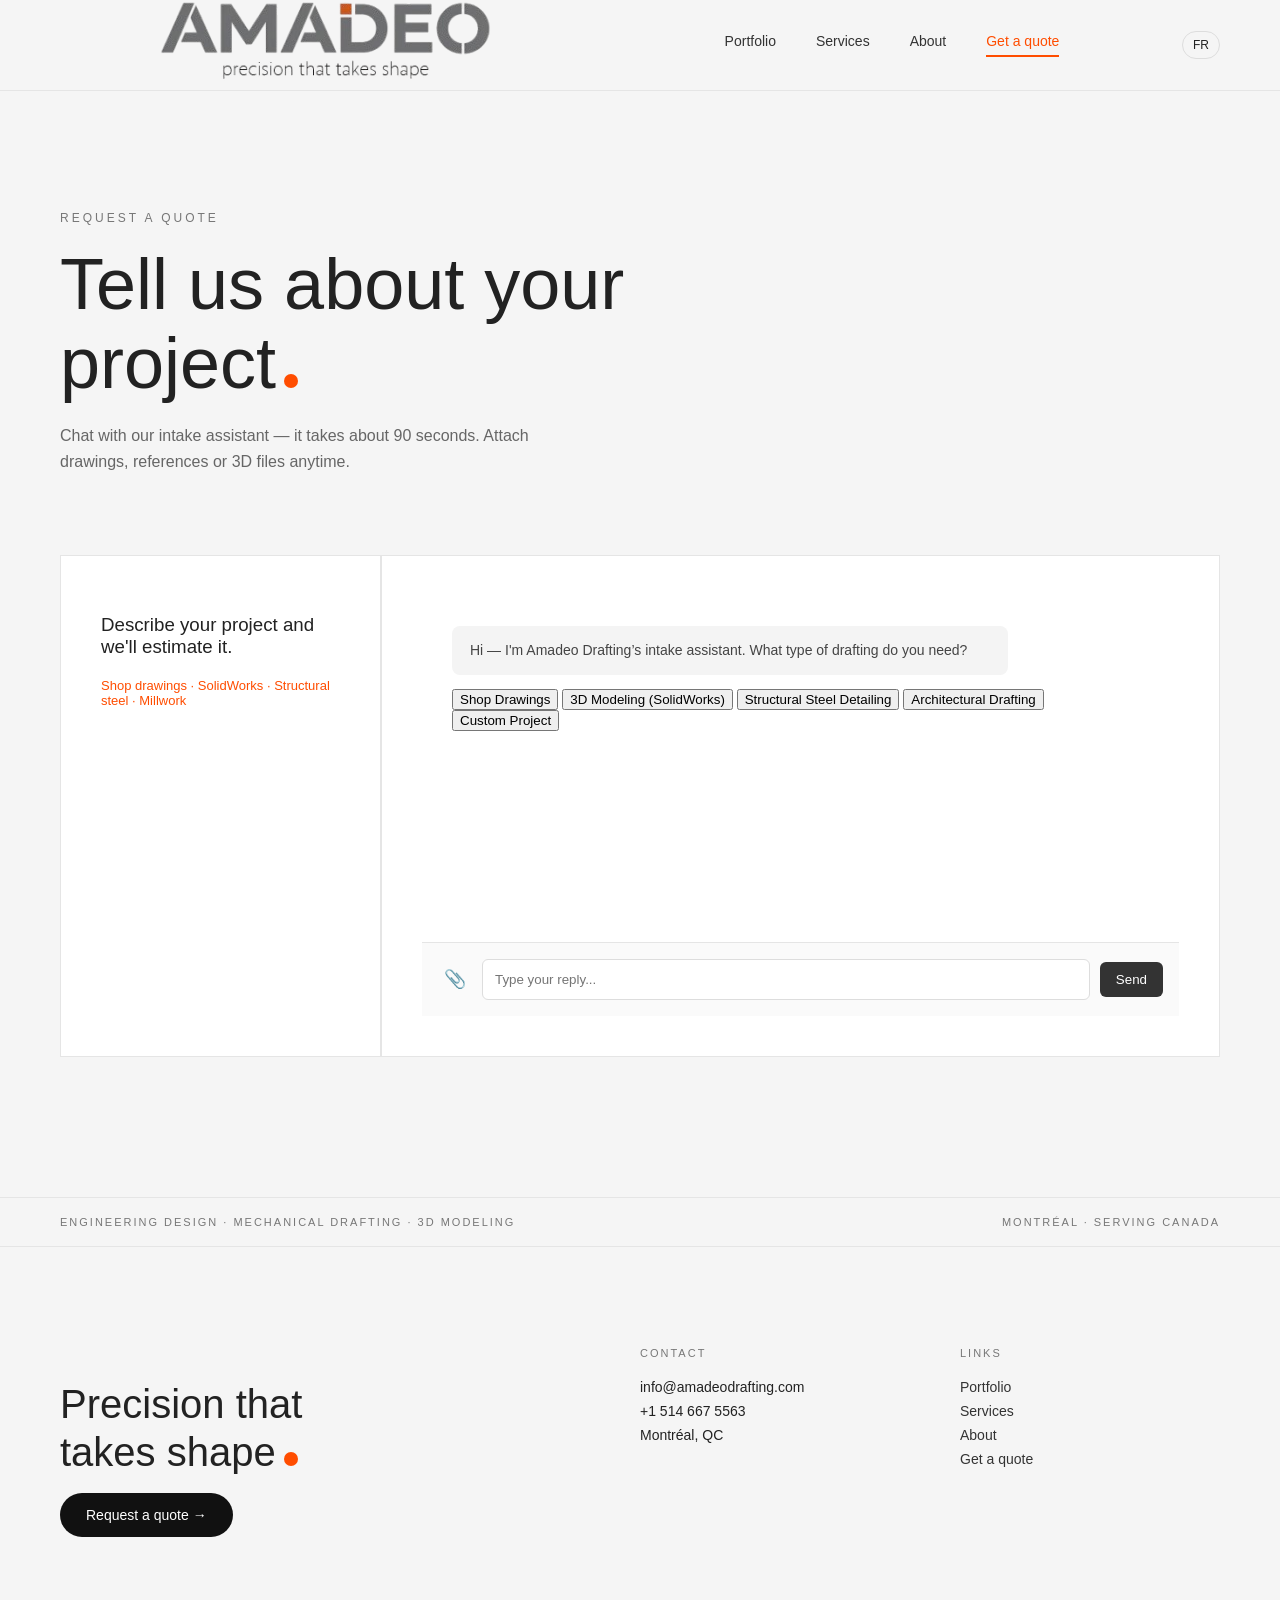
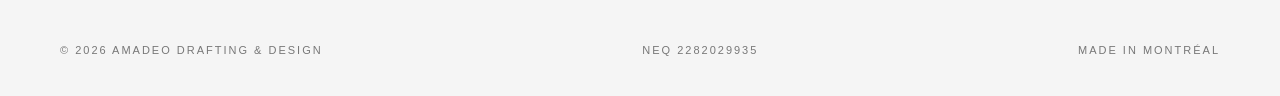
<file: quote.html>
<!DOCTYPE html>
<html lang="en">

<head>

<meta charset="UTF-8">
<meta name="viewport" content="width=device-width, initial-scale=1.0">

<title>Request a Quote | Amadeo Drafting & Design</title>

<link rel="stylesheet" href="style.css">

<style>

.quote-chat{
display:flex;
flex-direction:column;
height:420px;
border-left:1px solid #e5e5e5;
}

.chat-messages{
flex:1;
padding:30px;
overflow-y:auto;
font-size:14px;
color:#444;
}

.bot-message{
background:#f4f4f4;
padding:14px 18px;
border-radius:8px;
max-width:520px;
margin-bottom:14px;
line-height:1.5;
}

.user-message{
background:#ff4d00;
color:white;
padding:14px 18px;
border-radius:8px;
align-self:flex-end;
max-width:520px;
margin-bottom:14px;
}

.chat-input{
display:flex;
gap:10px;
padding:16px;
border-top:1px solid #e5e5e5;
background:#fafafa;
align-items:center;
}

#chat-input{
flex:1;
padding:12px;
border:1px solid #ddd;
border-radius:6px;
}

.send-btn{
background:#333;
color:white;
border:none;
padding:10px 16px;
border-radius:6px;
cursor:pointer;
}

.send-btn:hover{
background:#000;
}

.file-btn{
cursor:pointer;
font-size:18px;
padding:4px 6px;
}

#file-input{
display:none;
}

</style>

</head>

<body>

<div id="navbar"></div>

<section class="quote-section">

<div class="quote-container">

<div class="quote-header">

<div class="small-title" data-key="request_quote">
REQUEST A QUOTE
</div>

<h1>
<span data-key="quote_title">Tell us about your</span><br>
<span data-key="quote_title2">project</span><span class="dot"></span>
</h1>

<p class="quote-subtitle" data-key="quote_subtitle">
Chat with our intake assistant — it takes about 90 seconds.
Attach drawings, references or 3D files anytime.
</p>

</div>

<div class="quote-box">

<div class="quote-sidebar">

<h3 data-key="describe_project">
Describe your project and we'll estimate it.
</h3>

<p class="quote-tags">
Shop drawings · SolidWorks · Structural steel · Millwork
</p>

</div>

<div class="quote-chat">

<div id="chat-messages" class="chat-messages">

<div class="bot-message" data-key="bot_intro">
Hi — I'm Amadeo Drafting’s intake assistant.  
What type of drafting do you need?
</div>

<div class="chat-options">
  <button onclick="sendMessage('shop drawings')">Shop Drawings</button>
  <button onclick="sendMessage('3d modeling')">3D Modeling (SolidWorks)</button>
  <button onclick="sendMessage('steel')">Structural Steel Detailing</button>
  <button onclick="sendMessage('architecture')">Architectural Drafting</button>
  <button onclick="sendMessage('custom project')">Custom Project</button>
</div>

</div>

<form 
id="chat-form"
action="https://formsubmit.co/juan.jaimes.co@amadeodrafting.com"
method="POST"
enctype="multipart/form-data"
>

<input type="hidden" name="_subject" value="New Project Request - Amadeo Drafting">
<input type="hidden" name="_captcha" value="false">
<input type="hidden" name="_template" value="table">

<input type="hidden" name="message" id="final-message">

<div class="chat-input">

<label for="file-input" class="file-btn">📎</label>

<input type="file" id="file-input" name="attachment" multiple>

<input
type="text"
id="chat-input"
data-key-placeholder="input_placeholder"
placeholder="Type your reply..."
required
>

<button type="submit" class="send-btn" data-key="send_btn">
Send
</button>

</div>

</form>

</div>

</div>

</div>

</section>

<div id="footer"></div>

<script>

/* NAVBAR */

fetch("navbar.html")
.then(res => res.text())
.then(data => {

document.getElementById("navbar").innerHTML = data;

/* activar menu */

const links = document.querySelectorAll(".menu a");

let current = window.location.pathname.split("/").pop();

if(current===""){
current="index.html";
}

links.forEach(link=>{
if(link.getAttribute("href")===current){
link.classList.add("active");
}
});

/* -------- TRADUCCIÓN -------- */

let lang = localStorage.getItem("lang") || "en";

const translations = {

en:{
bottom_text_1: "ENGINEERING DESIGN · MECHANICAL DRAFTING · 3D MODELING",
bottom_text_2: "MONTRÉAL · SERVING CANADA",
footer_line1: "Precision that",
footer_line2: "takes shape",
footer_quote: "Request a quote →",
contact: "CONTACT",
links: "LINKS",
made_in: "MADE IN MONTRÉAL",
portfolio:"Portfolio",
services:"Services",
about:"About",
quote:"Get a quote",

request_quote:"REQUEST A QUOTE",
quote_title:"Tell us about your",
quote_title2:"project",

quote_subtitle:"Chat with our intake assistant — it takes about 90 seconds. Attach drawings, references or 3D files anytime.",

describe_project:"Describe your project and we'll estimate it.",

bot_intro:"Hi — I'm Amadeo Drafting’s intake assistant. What type of drafting do you need?",

input_placeholder:"Type your reply...",
send_btn:"Send"
},

fr:{
bottom_text_1: "CONCEPTION MÉCANIQUE · DESSIN TECHNIQUE · MODÉLISATION 3D",
bottom_text_2: "MONTRÉAL · AU SERVICE DU CANADA",
footer_line1: "La précision qui",
footer_line2: "prend forme",
footer_quote: "Demander un devis →",
contact: "CONTACT",
links: "LIENS",
made_in: "FAIT À MONTRÉAL",
portfolio:"Portfolio",
services:"Services",
about:"À propos",
quote:"Demander un devis",

request_quote:"DEMANDE DE DEVIS",
quote_title:"Parlez-nous de votre",
quote_title2:"projet",

quote_subtitle:"Discutez avec notre assistant — cela prend environ 90 secondes. Ajoutez des plans ou fichiers 3D à tout moment.",

describe_project:"Décrivez votre projet et nous l’estimerons.",

bot_intro:"Bonjour — je suis l’assistant Amadeo Drafting. Quel type de dessin technique vous faut-il?",

input_placeholder:"Tapez votre réponse...",
send_btn:"Envoyer"
}

};

function applyLanguage(){

document.querySelectorAll("[data-key]").forEach(el=>{

const key = el.getAttribute("data-key");

if(translations[lang][key]){
el.innerText = translations[lang][key];
}

});

document.querySelectorAll("[data-key-placeholder]").forEach(el=>{

const key = el.getAttribute("data-key-placeholder");

if(translations[lang][key]){
el.placeholder = translations[lang][key];
}

});

const btn = document.getElementById("lang-switch");

if(btn){

btn.innerText = lang === "en" ? "FR" : "EN";

btn.onclick=function(){

lang = lang === "en" ? "fr" : "en";

localStorage.setItem("lang",lang);

applyLanguage();

};

}

}

applyLanguage();

});

/* FOOTER */

fetch("footer.html")
.then(res => res.text())
.then(data => {
  document.getElementById("footer").innerHTML = data;

  if(typeof applyLanguage === "function"){
    applyLanguage();
  }
});

</script>

<script>
document.addEventListener("click", function(e){

  const menu = document.querySelector(".mobile-menu");

  if(e.target.closest(".menu-toggle")){
    if(menu){
      menu.style.display = (menu.style.display === "flex") ? "none" : "flex";
    }
  }

  if(e.target.closest(".mobile-menu a")){
    if(menu){
      menu.style.display = "none";
    }
  }

});
</script>

<!-- CHAT IA -->
<script>
const form = document.getElementById("chat-form");
const input = document.getElementById("chat-input");
const chat = document.getElementById("chat-messages");

const fileInput = document.getElementById("file-input");

fileInput.addEventListener("change", function(){

  if(fileInput.files.length === 0) return;

  const file = fileInput.files[0];

  const fileMsg = document.createElement("div");
  fileMsg.className = "chat-file";

  if(file.type.startsWith("image/")){
    const img = document.createElement("img");
    img.src = URL.createObjectURL(file);
    img.style.maxWidth = "200px";
    img.style.borderRadius = "6px";
    fileMsg.appendChild(img);
  } else {
    fileMsg.innerText = "📎 " + file.name;
  }

  chat.appendChild(fileMsg);
  chat.scrollTop = chat.scrollHeight;

});

form.addEventListener("submit", async function(e){
  e.preventDefault();
  sendMessage(input.value);
});

async function sendMessage(message){

  if (!message.trim()) return;

  document.getElementById("final-message").value += message + "\n";

  // mensaje usuario
  const userMsg = document.createElement("div");
  userMsg.className = "user-message";
  userMsg.innerText = message;
  chat.appendChild(userMsg);

  input.value = "";

  removeOptions();

  // mensaje bot (loading)
  const botMsg = document.createElement("div");
  botMsg.className = "bot-message";
  botMsg.innerText = "Typing...";
  chat.appendChild(botMsg);

  try {
    const res = await fetch("https://chat-backend-lbgq.onrender.com/chat", {
      method: "POST",
      headers: {
        "Content-Type": "application/json"
      },
      body: JSON.stringify({ message })
    });

    const data = await res.json();
    botMsg.innerText = data.reply;





const hasEmail = message.includes("@");
const hasPhone = /\d{6,}/.test(message);

// intentar enviar si hay info suficiente
if (fileInput.files.length > 0 || message.length > 30 || hasEmail || hasPhone) {

  if (hasEmail || hasPhone) {

    input.disabled = true;
    const formData = new FormData(form);

    await fetch(form.action, {
      method: "POST",
      body: formData
    });

    fileInput.value = "";
    input.disabled = false;
    

    const successMsg = document.createElement("div");
    successMsg.className = "bot-message";
    successMsg.innerText = "✅ Your request has been sent successfully!";

    chat.appendChild(successMsg);

    setTimeout(() => {
      resetChat();
    }, 2000);

  } else {

    const warnMsg = document.createElement("div");
    warnMsg.className = "bot-message";
    warnMsg.innerText = "Please provide your email or phone number so we can contact you.";

    chat.appendChild(warnMsg);

  }

}

    // mostrar botones dinámicos
    if (data.options) {
      showOptions(data.options);
    }

  } catch (error) {
    botMsg.innerText = "Error connecting to AI.";
    input.disabled = false;
  }

  chat.scrollTop = chat.scrollHeight;
}

function showOptions(options){
  const container = document.createElement("div");
  container.className = "chat-options";

  options.forEach(option => {
    const btn = document.createElement("button");
    btn.innerText = option;

    btn.onclick = () => {
      sendMessage(option.toLowerCase());
    };

    container.appendChild(btn);
  });

  chat.appendChild(container);
}

function removeOptions(){
  document.querySelectorAll(".chat-options").forEach(el => el.remove());
}

function resetChat(){

  chat.innerHTML = `
    <div class="bot-message">
      Hi — I'm Amadeo Drafting’s intake assistant.  
      What type of drafting do you need?
    </div>

    <div class="chat-options">
      <button onclick="sendMessage('shop drawings')">Shop Drawings</button>
      <button onclick="sendMessage('3d modeling')">3D Modeling (SolidWorks)</button>
      <button onclick="sendMessage('steel')">Structural Steel Detailing</button>
      <button onclick="sendMessage('architecture')">Architectural Drafting</button>
      <button onclick="sendMessage('custom project')">Custom Project</button>
    </div>
  `;

  document.getElementById("final-message").value = "";
  document.getElementById("file-input").value = "";

}
  
</script>
</body>
</html>
</file>
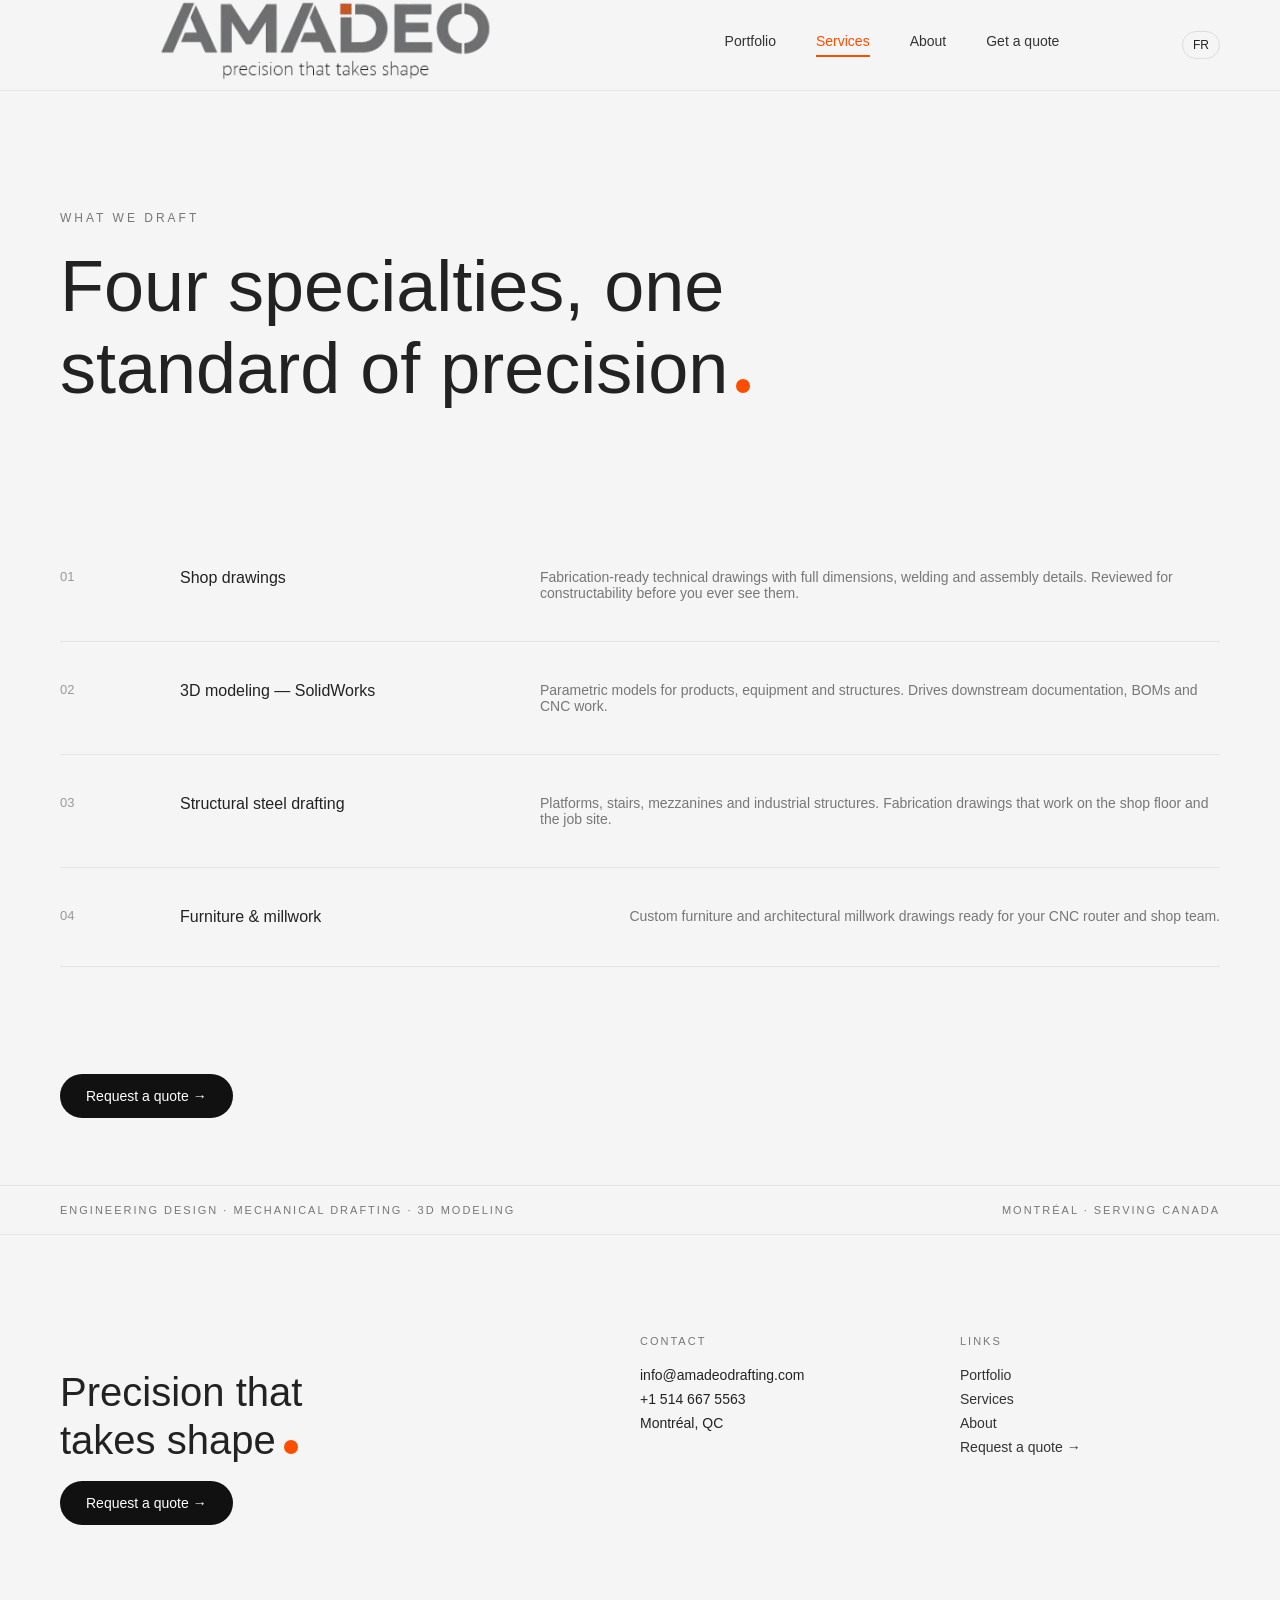
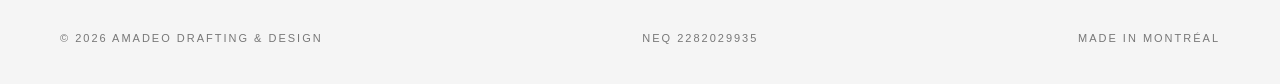
<file: services.html>
<!DOCTYPE html>
<html lang="en">

<head>

<meta charset="UTF-8">
<meta name="viewport" content="width=device-width, initial-scale=1.0">

<title>Services | Amadeo Drafting & Design</title>

<link rel="stylesheet" href="style.css">

</head>

<body>

<!-- NAVBAR -->

<div id="navbar"></div>

<!-- HEADER -->

<section class="portfolio-header">

<div class="small-title" data-key="what_we_draft">
WHAT WE DRAFT
</div>

<h1>
<span data-key="services_title_1">Four specialties, one</span><br>
<span data-key="services_title_2">standard of precision</span><span class="dot"></span>
</h1>

</section>

<!-- SERVICES -->

<section class="services-list">

<div class="service">

<div class="service-number">01</div>

<div class="service-title" data-key="shop_drawings">
Shop drawings
</div>

<div class="service-projects" data-key="shop_desc">
Fabrication-ready technical drawings with full dimensions, welding and assembly details. Reviewed for constructability before you ever see them.
</div>

</div>

<div class="service">

<div class="service-number">02</div>

<div class="service-title" data-key="solidworks_modeling">
3D modeling — SolidWorks
</div>

<div class="service-projects" data-key="solidworks_desc">
Parametric models for products, equipment and structures. Drives downstream documentation, BOMs and CNC work.
</div>

</div>

<div class="service">

<div class="service-number">03</div>

<div class="service-title" data-key="steel_drafting">
Structural steel drafting
</div>

<div class="service-projects" data-key="steel_desc">
Platforms, stairs, mezzanines and industrial structures. Fabrication drawings that work on the shop floor and the job site.
</div>

</div>

<div class="service">

<div class="service-number">04</div>

<div class="service-title" data-key="millwork">
Furniture & millwork
</div>

<div class="service-projects" data-key="millwork_desc">
Custom furniture and architectural millwork drawings ready for your CNC router and shop team.
</div>

</div>

</section>

<!-- CTA -->

<div class="quote-btn">

<a href="quote.html" class="btn-dark" data-key="quote">
Request a quote →
</a>

</div>

<!-- FOOTER -->

<div id="footer"></div>

<script>

fetch("navbar.html")
.then(response => response.text())
.then(data => {

document.getElementById("navbar").innerHTML = data;

/* activar menú actual */

const links = document.querySelectorAll(".menu a");
let current = window.location.pathname.split("/").pop();

if(current === ""){
current = "index.html";
}

links.forEach(link=>{
if(link.getAttribute("href") === current){
link.classList.add("active");
}
});

/* -------- TRADUCCIÓN -------- */

let lang = localStorage.getItem("lang") || "en";

const translations = {

en:{
bottom_text_1: "ENGINEERING DESIGN · MECHANICAL DRAFTING · 3D MODELING",
bottom_text_2: "MONTRÉAL · SERVING CANADA",
footer_line1: "Precision that",
footer_line2: "takes shape",
footer_quote: "Request a quote →",
contact: "CONTACT",
links: "LINKS",
made_in: "MADE IN MONTRÉAL",
portfolio:"Portfolio",
services:"Services",
about:"About",
quote:"Request a quote →",

what_we_draft:"WHAT WE DRAFT",
services_title_1:"Four specialties, one",
services_title_2:"standard of precision",

shop_drawings:"Shop drawings",
shop_desc:"Fabrication-ready technical drawings with full dimensions, welding and assembly details. Reviewed for constructability before you ever see them.",

solidworks_modeling:"3D modeling — SolidWorks",
solidworks_desc:"Parametric models for products, equipment and structures. Drives downstream documentation, BOMs and CNC work.",

steel_drafting:"Structural steel drafting",
steel_desc:"Platforms, stairs, mezzanines and industrial structures. Fabrication drawings that work on the shop floor and the job site.",

millwork:"Furniture & millwork",
millwork_desc:"Custom furniture and architectural millwork drawings ready for your CNC router and shop team."
},

fr:{
bottom_text_1: "CONCEPTION MÉCANIQUE · DESSIN TECHNIQUE · MODÉLISATION 3D",
bottom_text_2: "MONTRÉAL · AU SERVICE DU CANADA",
footer_line1: "La précision qui",
footer_line2: "prend forme",
footer_quote: "Demander un devis →",
contact: "CONTACT",
links: "LIENS",
made_in: "FAIT À MONTRÉAL",
portfolio:"Portfolio",
services:"Services",
about:"À propos",
quote:"Demander un devis →",

what_we_draft:"CE QUE NOUS DESSINONS",
services_title_1:"Quatre spécialités, une",
services_title_2:"norme de précision",

shop_drawings:"Dessins d’atelier",
shop_desc:"Dessins techniques prêts pour la fabrication avec dimensions complètes, détails de soudure et d’assemblage.",

solidworks_modeling:"Modélisation 3D — SolidWorks",
solidworks_desc:"Modèles paramétriques pour produits, équipements et structures.",

steel_drafting:"Dessin de structure métallique",
steel_desc:"Plateformes, escaliers, mezzanines et structures industrielles.",

millwork:"Mobilier et menuiserie",
millwork_desc:"Dessins de mobilier sur mesure et menuiserie architecturale."
}

};

function applyLanguage(){

document.querySelectorAll("[data-key]").forEach(el=>{

const key = el.getAttribute("data-key");

if(translations[lang][key]){
el.innerText = translations[lang][key];
}

});

const btn = document.getElementById("lang-switch");

if(btn){

btn.innerText = lang === "en" ? "FR" : "EN";

btn.onclick=function(){

lang = lang === "en" ? "fr" : "en";

localStorage.setItem("lang",lang);

applyLanguage();

};

}

}

applyLanguage();

});

fetch("footer.html")
.then(response => response.text())
.then(data => {
  document.getElementById("footer").innerHTML = data;

  // 🔥 aplicar idioma al footer
  if(typeof applyLanguage === "function"){
    applyLanguage();
  }
});

</script>

<script>
document.addEventListener("click", function(e){

  // abrir / cerrar menú
  if(e.target.closest(".menu-toggle")){
    const menu = document.querySelector(".mobile-menu");
    menu.style.display = menu.style.display === "flex" ? "none" : "flex";
  }

  // cerrar al hacer click en link
  if(e.target.closest(".mobile-menu a")){
    document.querySelector(".mobile-menu").style.display = "none";
  }

});
</script>
  
</body>
</html>
</file>
<file: style.css>
html,body{
margin:0;
padding:0;
overflow-x:hidden;
font-family:Arial, Helvetica, sans-serif;
background:#f5f5f5;
color:#222;
}

/* NAVBAR */

.navbar{
width:100%;
background:#f5f5f5;
border-bottom:1px solid #e5e5e5;
position:sticky;
top:0;
z-index:1000;
}

.navbar-inner{
max-width:1400px;
margin:auto;
padding:25px 60px;

display:flex;
justify-content:space-between;
align-items:center;
}

.logo{
display:flex;
align-items:center;
height:40px;
}

.logo img{
height:60%;
object-fit:contain;
transform:translateY(10px);
}

.menu{
display:flex;
gap:40px;
font-size:14px;
}

.menu a{
text-decoration:none;
color:#333;
transition:0.2s;
}

.menu a:hover{
color:#ff4d00;
}

.menu a.active{
color:#ff4d00;
border-bottom:2px solid #ff4d00;
padding-bottom:6px;
}

.lang{
border:1px solid #ddd;
padding:6px 10px;
border-radius:20px;
font-size:12px;
}

.lang:hover{
  background:#111;
  color:white;
  border-color:#111;
}

/* ocultar hamburguesa en desktop */
.menu-toggle{
display:none;
}

/* 👇 AGREGA ESTO */
.mobile-menu{
display:none;
}

/* HERO */

.hero{
min-height:80vh;
display:flex;
align-items:center;

max-width:1400px;
margin:auto;
padding:0 60px;

background-image:
linear-gradient(rgba(245,245,245,0.92), rgba(245,245,245,0.92)),
url("hero-background.jpg");

background-size:cover;
background-position:center;
background-repeat:no-repeat;
}

.hero-content{
max-width:550px;
}

.hero h1{
font-size:64px;
font-weight:500;
line-height:1.1;
margin:0;
}

.dot{
display:inline-block;
width:14px;
height:14px;
background:#ff4d00;
border-radius:50%;
margin-left:8px;
}

/* BUTTONS */

.buttons{
margin-top:40px;
display:flex;
gap:20px;
}

.btn-dark{
background:#111;
color:white;
padding:14px 26px;
border-radius:25px;
text-decoration:none;
font-size:14px;
transition:0.2s;
}

.btn-dark:hover{
background:#333;
}

.btn-light{
border:1px solid #ccc;
padding:14px 26px;
border-radius:25px;
text-decoration:none;
font-size:14px;
color:#333;
background:white;
transition:0.2s;
}

.btn-light:hover{
border-color:#ff4d00;
color:#ff4d00;
}

/* BOTTOM BAR */

.bottom-bar{
max-width:1400px;
margin:20px auto;
padding:18px 60px;

display:flex;
justify-content:space-between;

font-size:11px;
letter-spacing:2px;
color:#777;

border-top:1px solid #e5e5e5;
border-bottom:1px solid #e5e5e5;

text-transform:uppercase;
}

/* FOOTER */

.footer{
max-width:1400px;
margin:0 auto;
padding:80px 60px;
}

.footer-grid{
display:grid;
grid-template-columns:2fr 1fr 1fr;
gap:60px;
}

.footer-left h2{
font-size:40px;
font-weight:500;
line-height:1.2;
margin-bottom:30px;
}

.footer-title{
font-size:11px;
letter-spacing:2px;
color:#777;
margin-bottom:20px;
}

.footer-text{
font-size:14px;
margin-bottom:8px;
}

.footer-links a{
display:block;
text-decoration:none;
color:#333;
font-size:14px;
margin-bottom:8px;
transition:0.2s;
}

.footer-links a:hover{
color:#ff4d00;
}

/* FOOTER META */

.footer-meta{
max-width:1400px;
margin:40px auto;
padding:0 60px;

display:flex;
justify-content:space-between;

font-size:11px;
letter-spacing:2px;
color:#777;
}
/* PORTFOLIO HEADER */

.portfolio-header{
max-width:1400px;
margin:auto;
padding:120px 60px;
}

.small-title{
letter-spacing:3px;
font-size:12px;
color:#777;
margin-bottom:20px;
}

.portfolio-header h1{
font-size:72px;
font-weight:500;
margin:0;
}

.orange{
color:#ff4d00;
}

.subtitle{
margin-top:20px;
color:#666;
max-width:500px;
}

/* SERVICES LIST */

.services-list{
max-width:1400px;
margin:auto;
padding:0 60px 60px 60px;
}

.service{
display:grid;
grid-template-columns:80px 320px 1fr;
align-items:start;

padding:40px 0;
border-bottom:1px solid #e5e5e5;
gap:40px;
}

.service:hover{
background:#fafafa;
}

.service-number{
color:#999;
font-size:13px;
width:60px;
}

.service-projects{
justify-self:end;
color:#777;
font-size:14px;
}

/* QUOTE BUTTON */

.quote-btn{
max-width:1400px;
margin:auto;
padding:60px;
}

/* ABOUT PAGE */

.about-section{
max-width:1400px;
margin:auto;
padding:120px 60px;
}

.about-grid{
display:grid;
grid-template-columns:1fr 1fr;
gap:120px;
align-items:start;
}

.about-left h1{
font-size:64px;
font-weight:500;
line-height:1.1;
margin-bottom:40px;
}

.about-text{
color:#666;
margin-bottom:25px;
line-height:1.6;
}

.about-signature{
margin-top:40px;
padding-top:20px;
border-top:1px solid #ddd;
}

.about-name{
font-weight:500;
margin-bottom:6px;
}

.about-role{
font-size:11px;
letter-spacing:2px;
color:#777;
}

/* QUOTE PAGE */

.quote-section{
max-width:1400px;
margin:auto;
padding:120px 60px;
}

.quote-header{
max-width:700px;
margin-bottom:80px;
}

.quote-header h1{
font-size:72px;
font-weight:500;
margin:20px 0;
line-height:1.1;
}

.quote-subtitle{
color:#666;
max-width:520px;
line-height:1.6;
}

.quote-box{
display:grid;
grid-template-columns:320px 1fr;
border:1px solid #e5e5e5;
background:white;
}

.quote-sidebar{
padding:40px;
border-right:1px solid #e5e5e5;
}

.quote-name{
font-size:11px;
letter-spacing:2px;
color:#777;
margin-bottom:20px;
}

.quote-sidebar h3{
font-weight:500;
margin-bottom:20px;
}

.quote-tags{
color:#ff4d00;
font-size:13px;
margin-bottom:40px;
}

.quote-contact{
margin-top:40px;
font-size:14px;
}

.quote-chat{
padding:40px;
display:flex;
flex-direction:column;
justify-content:space-between;
}

.chat-input{
display:flex;
gap:10px;
margin-top:40px;
}

.chat-input input{
flex:1;
padding:14px;
border:1px solid #ddd;
border-radius:4px;
}

.send-btn{
background:#888;
color:white;
border:none;
padding:14px 20px;
border-radius:4px;
cursor:pointer;
}

/* ============================= */
/* MOBILE VERSION (FIX LIMPIO) */
/* ============================= */

@media (max-width:768px){

/* HEADER PORTFOLIO COMPACTO (SOLO MOBILE) */

.portfolio-header{
  padding:50px 20px 25px 20px;
}

.portfolio-header h1{
  font-size:36px;
  line-height:1.1;
  margin-top:10px;
}

.small-title{
  margin-bottom:10px;
}

.subtitle{
  margin-top:12px;
  font-size:14px;
  line-height:1.5;
  max-width:100%;
}

.gallery {
  overflow-x: auto;
  gap: 15px;
  padding: 10px 0 20px 20px;
  scroll-snap-type: x mandatory;
}

.gallery img {
  min-width: 250px;
  flex-shrink: 0;
  scroll-snap-align: start;
}
  
/* NAVBAR */

.navbar-inner{
padding:20px;
display:flex;
justify-content:space-between;
align-items:center;
position:relative;
}

/* ocultar menu desktop */
.menu{
display:none;
}

/* hamburguesa visible */
.menu-toggle{
display:block;
font-size:24px;
cursor:pointer;
position:absolute;
right:20px;
top:50%;
transform:translateY(-50%);
}

/* idioma (FR) */
.lang{
position:absolute;
right:60px;
top:50%;
transform:translateY(-50%);
}

/* LOGO */
.logo img{
max-width:110px;
height:auto;
transform:none;
}

/* HERO */
.hero{
padding:0 25px;
min-height:90vh;
justify-content:center;
}

.hero-content{
text-align:center;
}

.hero h1{
font-size:40px;
}

/* BOTONES */
.buttons{
flex-direction:column;
align-items:center;
gap:15px;
}

.btn-dark,
.btn-light{
width:220px;
text-align:center;
}

/* MENU MOVIL */
.mobile-menu{
display:none;
position:absolute;
top:70px;
right:0;
width:100%;
background:#f5f5f5;
padding:20px;
flex-direction:column;
align-items:flex-end;
text-align:right;
box-sizing:border-box;
z-index:999;
}

.mobile-menu a{
padding:15px 0;
font-size:18px;
text-decoration:none;
color:#333;
border-bottom:1px solid #eee;
}

/* alinear menu a la derecha */
.mobile-menu{
align-items:flex-end;
text-align:right;
}

/* ===== AJUSTE PORTFOLIO HEADER (SOLO CELULAR) ===== */

.portfolio-header{
  padding:50px 20px 20px 20px;
}

.portfolio-header h1{
  font-size:36px;
  line-height:1.1;
  margin-top:8px;
}

.small-title{
  margin-bottom:8px;
}

.subtitle{
  margin-top:10px;
  font-size:14px;
  line-height:1.5;
  max-width:100%;
}

/* LINEA ENCIMA DE SELECTED WORK (SOLO MOBILE) */
.small-title{
  border-top:1px solid #ddd;
  padding-top:10px;
  display:inline-block;
}

/* ===== FOOTER MOBILE (SOLO CELULAR) ===== */

.footer{
  padding:50px 20px;
}

.footer-grid{
  grid-template-columns:1fr;
  gap:40px;
}

.footer-left h2{
  font-size:32px;
}

.footer-meta{
  flex-direction:column;
  gap:10px;
  padding:20px;
  text-align:center;
}

/* AJUSTE TITULOS SERVICES (SOLO MOBILE) */

.service{
  grid-template-columns:60px 1fr 80px;
  gap:15px;
}

/* DESCRIPCIÓN DE SERVICIOS DEBAJO (SOLO MOBILE) */

.service{
  display:block;
}

.service-number{
  margin-bottom:5px;
}

.service-title{
  display:block;
  margin-bottom:8px;
}

.service-description{
  display:block;
  color:#666;
  font-size:14px;
  line-height:1.5;
  margin-bottom:20px;
}

.service-projects{
  display:block;
  margin-top:5px;
}

/* AJUSTE REAL DEL PUNTO (SOLO MOBILE) */
.portfolio-header .orange::after{
  transform:translateY(-3px);
}

  
}


/* ===== PORTFOLIO INTERACTIVO ===== */

.service-content {
  max-height: 0;
  overflow: hidden;
  transition: all 0.4s ease;
  padding: 0;
}

.service-content.active {
  max-height: 500px;
  padding: 20px 0;
}

.gallery {
  display: flex;
  gap: 20px;
  padding: 10px 0 20px 120px;
  overflow-x: auto;
  overflow-y: hidden;
  scrollbar-width: thin;
}

.gallery img {
  width: 260px;
  height: auto;
  flex-shrink: 0;
  border-radius: 6px;
  transition: 0.3s;
}

.gallery img:hover {
  transform: scale(1.05);
}

.chat-file{
  background:#ff4d00;
  color:white;
  padding:10px 14px;
  border-radius:8px;
  margin-bottom:10px;
  display:inline-block;
}

/* IMAGE ZOOM */

.gallery img{
  cursor:pointer;
  transition:0.3s ease;
}

.gallery img:hover{
  transform:scale(1.02);
}

/* MODAL */

.image-modal{
  display:none;
  position:fixed;
  z-index:9999;
  padding-top:40px;
  left:0;
  top:0;
  width:100%;
  height:100%;
  overflow:auto;
  background:rgba(0,0,0,0.92);
}

.modal-content{
  margin:auto;
  display:block;
  max-width:90%;
  max-height:85vh;
  border-radius:12px;
  animation:zoomIn 0.25s ease;
}

.close-modal{
  position:absolute;
  top:25px;
  right:40px;
  color:white;
  font-size:40px;
  font-weight:300;
  cursor:pointer;
  transition:0.2s;
}

.close-modal:hover{
  opacity:0.7;
}

@keyframes zoomIn{
  from{
    transform:scale(0.9);
    opacity:0;
  }

  to{
    transform:scale(1);
    opacity:1;
  }
}







/* ========================================= */
/* QUOTE PAGE - MOBILE FINAL FIX */
/* ========================================= */

@media (max-width:768px){

  /* CONTENEDOR GENERAL */

  .quote-section{
    padding:50px 20px 40px 20px;
    width:100%;
    box-sizing:border-box;
  }

  /* TITULO */

  .quote-header{
    max-width:100%;
    margin-bottom:40px;
  }

  .quote-header h1{
    font-size:40px;
    line-height:1.1;
    margin:15px 0 20px 0;
  }

  .quote-subtitle{
    font-size:14px;
    line-height:1.5;
    max-width:100%;
  }

  /* CAJA PRINCIPAL */

  .quote-box{
    display:block;
    width:100%;
    max-width:100%;
    box-sizing:border-box;
  }

  /* PARTE SUPERIOR */

  .quote-sidebar{
    width:100%;
    box-sizing:border-box;
    padding:25px 20px;
    border-right:none;
    border-bottom:1px solid #e5e5e5;
  }

  /* CHAT */

  .quote-chat{
    width:100%;
    box-sizing:border-box;
    padding:25px 20px;
    overflow:hidden;
  }

  /* OPCIONES */

  .quote-chat button{
    max-width:100%;
    box-sizing:border-box;
  }

  /* AREA PARA ESCRIBIR */

  .chat-input{
    display:flex;
    width:100%;
    max-width:100%;
    gap:8px;
    margin-top:25px;
    box-sizing:border-box;
  }

  .chat-input input{
    flex:1;
    width:0;
    min-width:0;
    max-width:100%;
    height:48px;
    padding:12px 14px;
    font-size:16px;
    line-height:1.2;
    box-sizing:border-box;
    border:1px solid #ddd;
    border-radius:4px;
  }

  /* BOTON SEND */

  .send-btn{
    flex:0 0 auto;
    height:48px;
    padding:12px 16px;
    font-size:14px;
    white-space:nowrap;
    box-sizing:border-box;
  }

}
</file>
